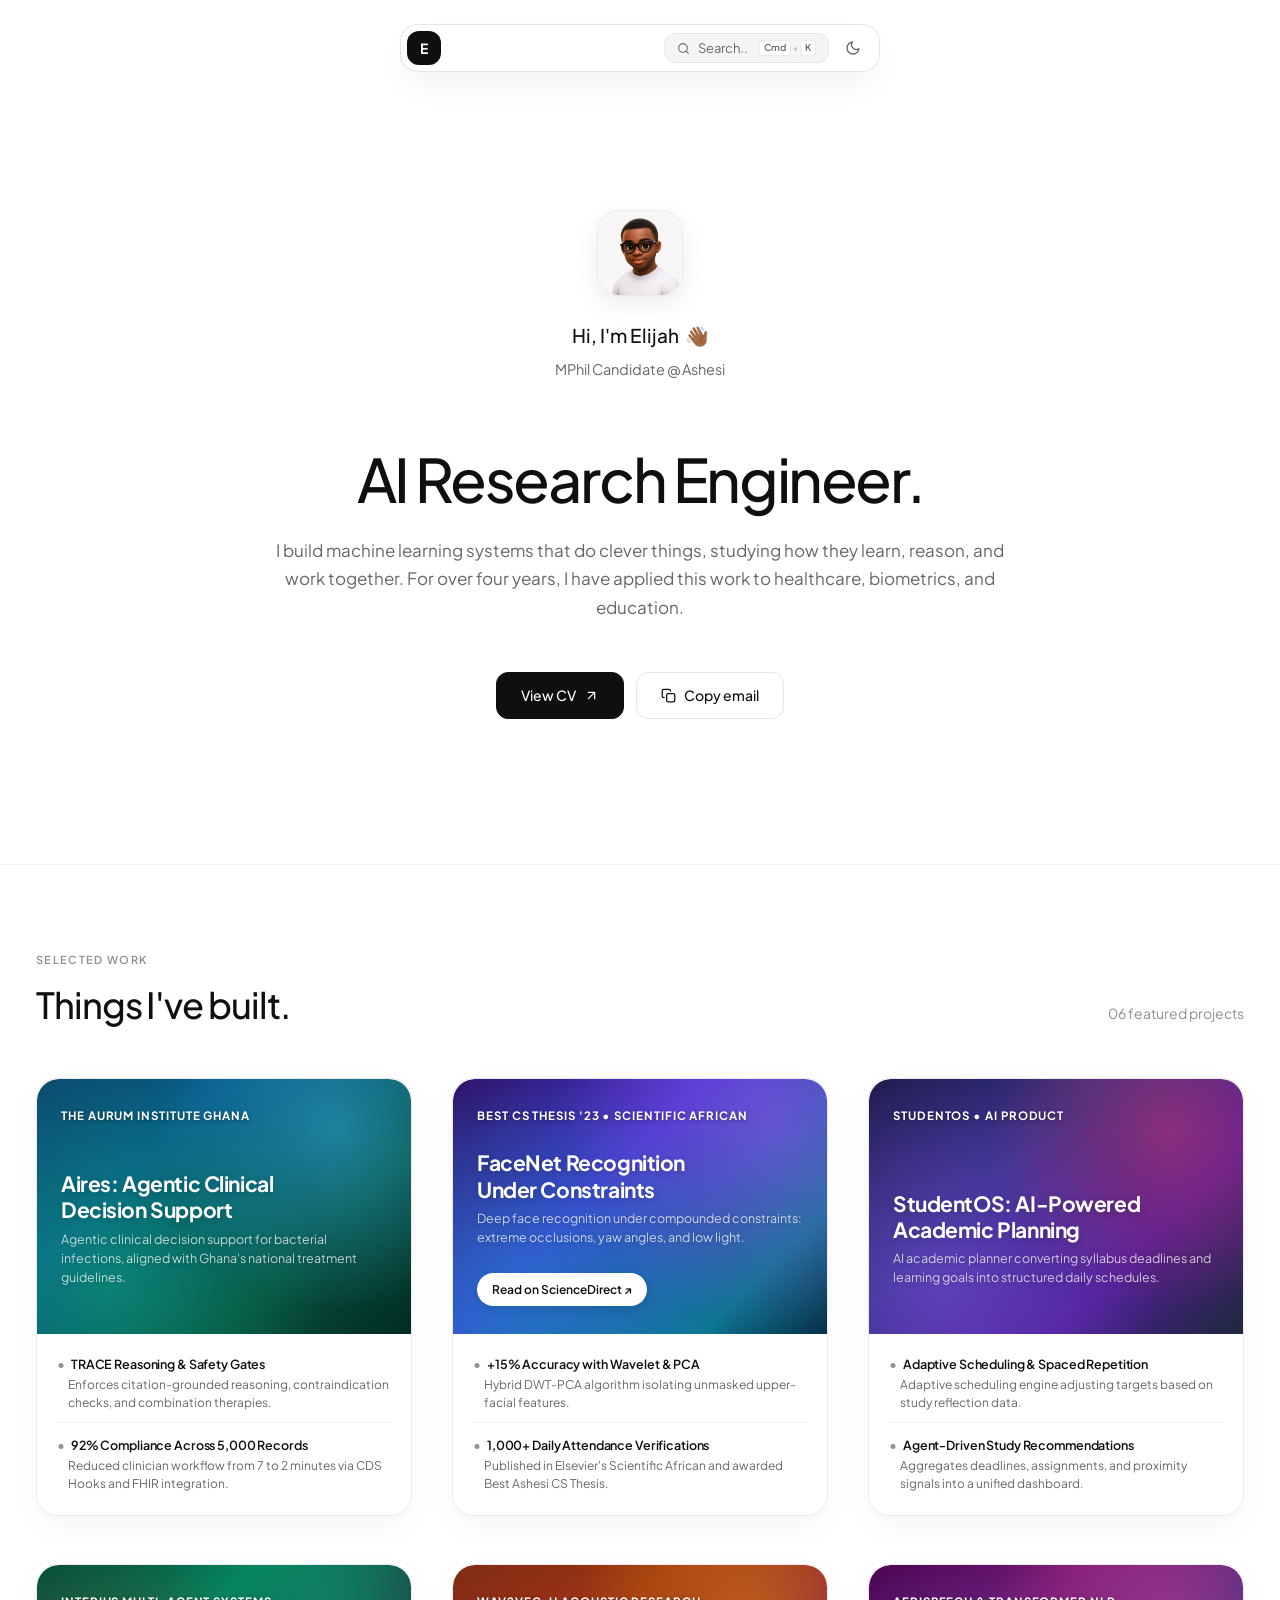
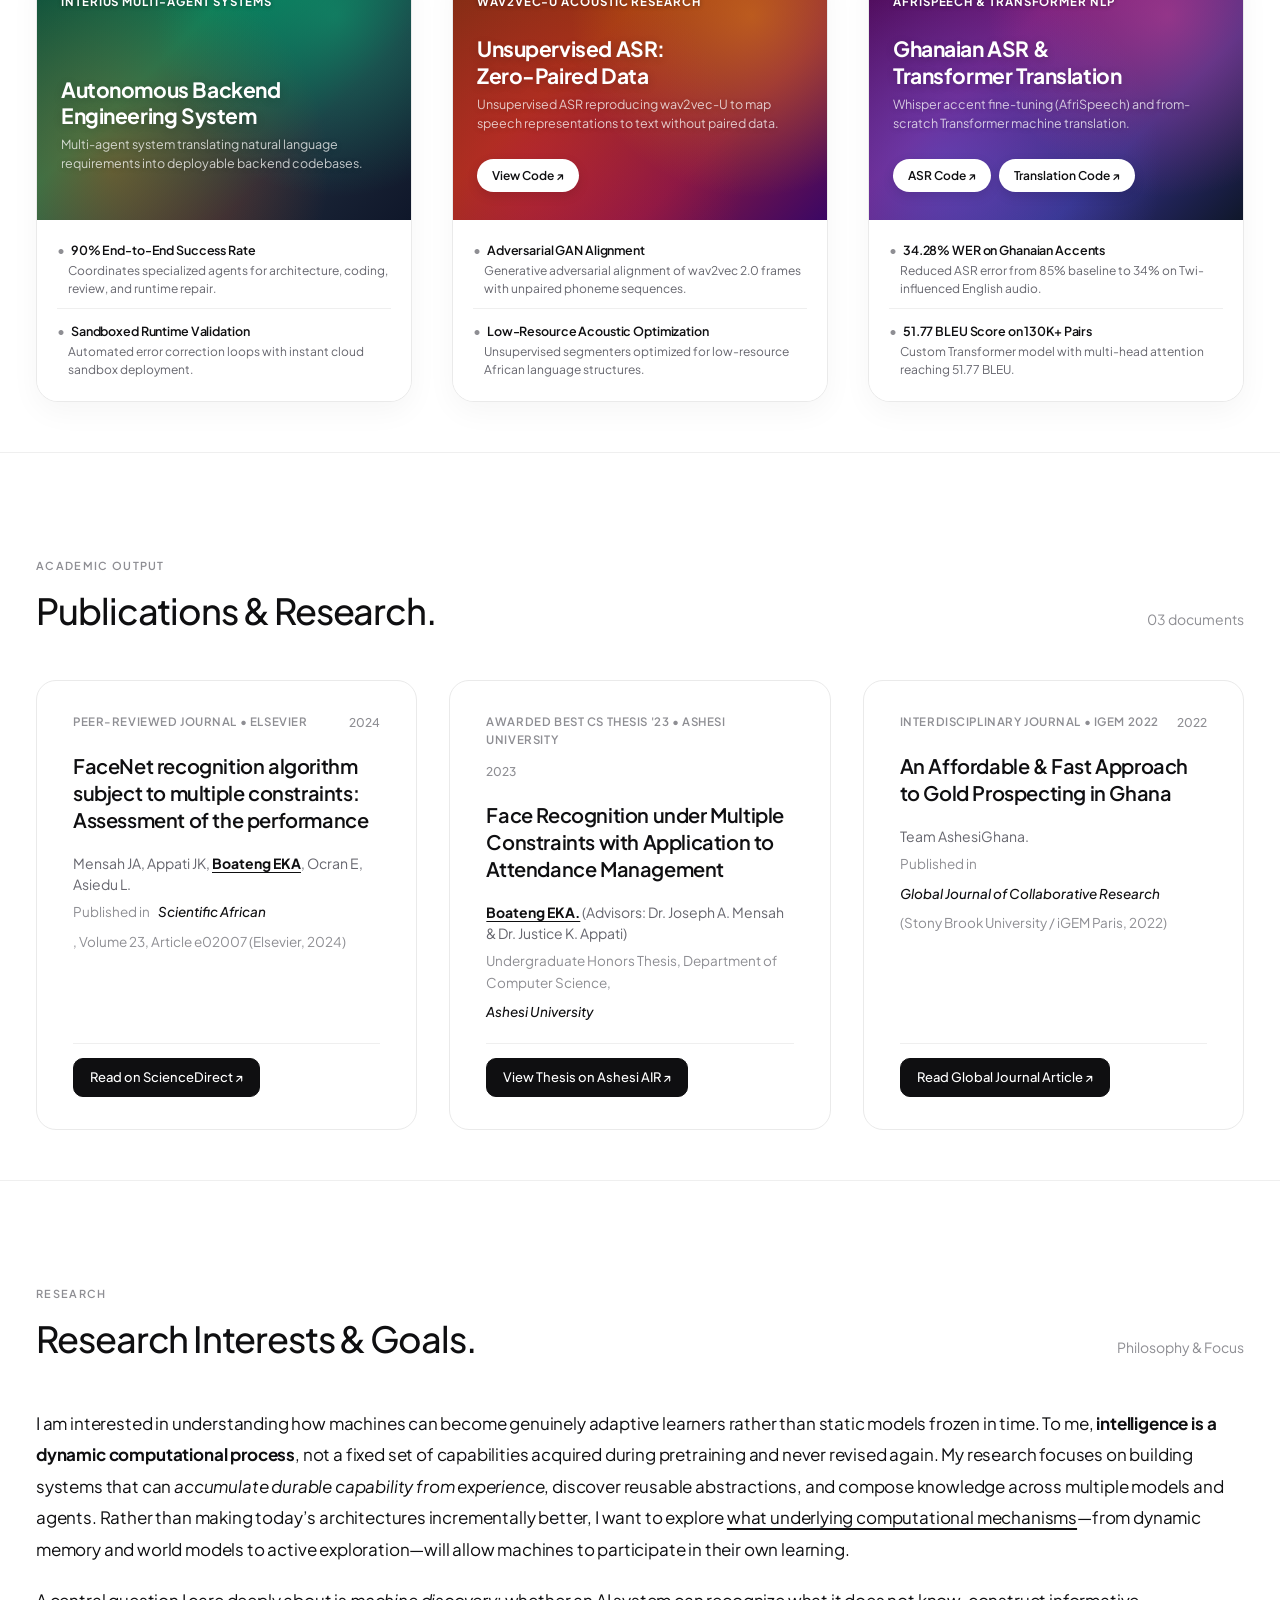
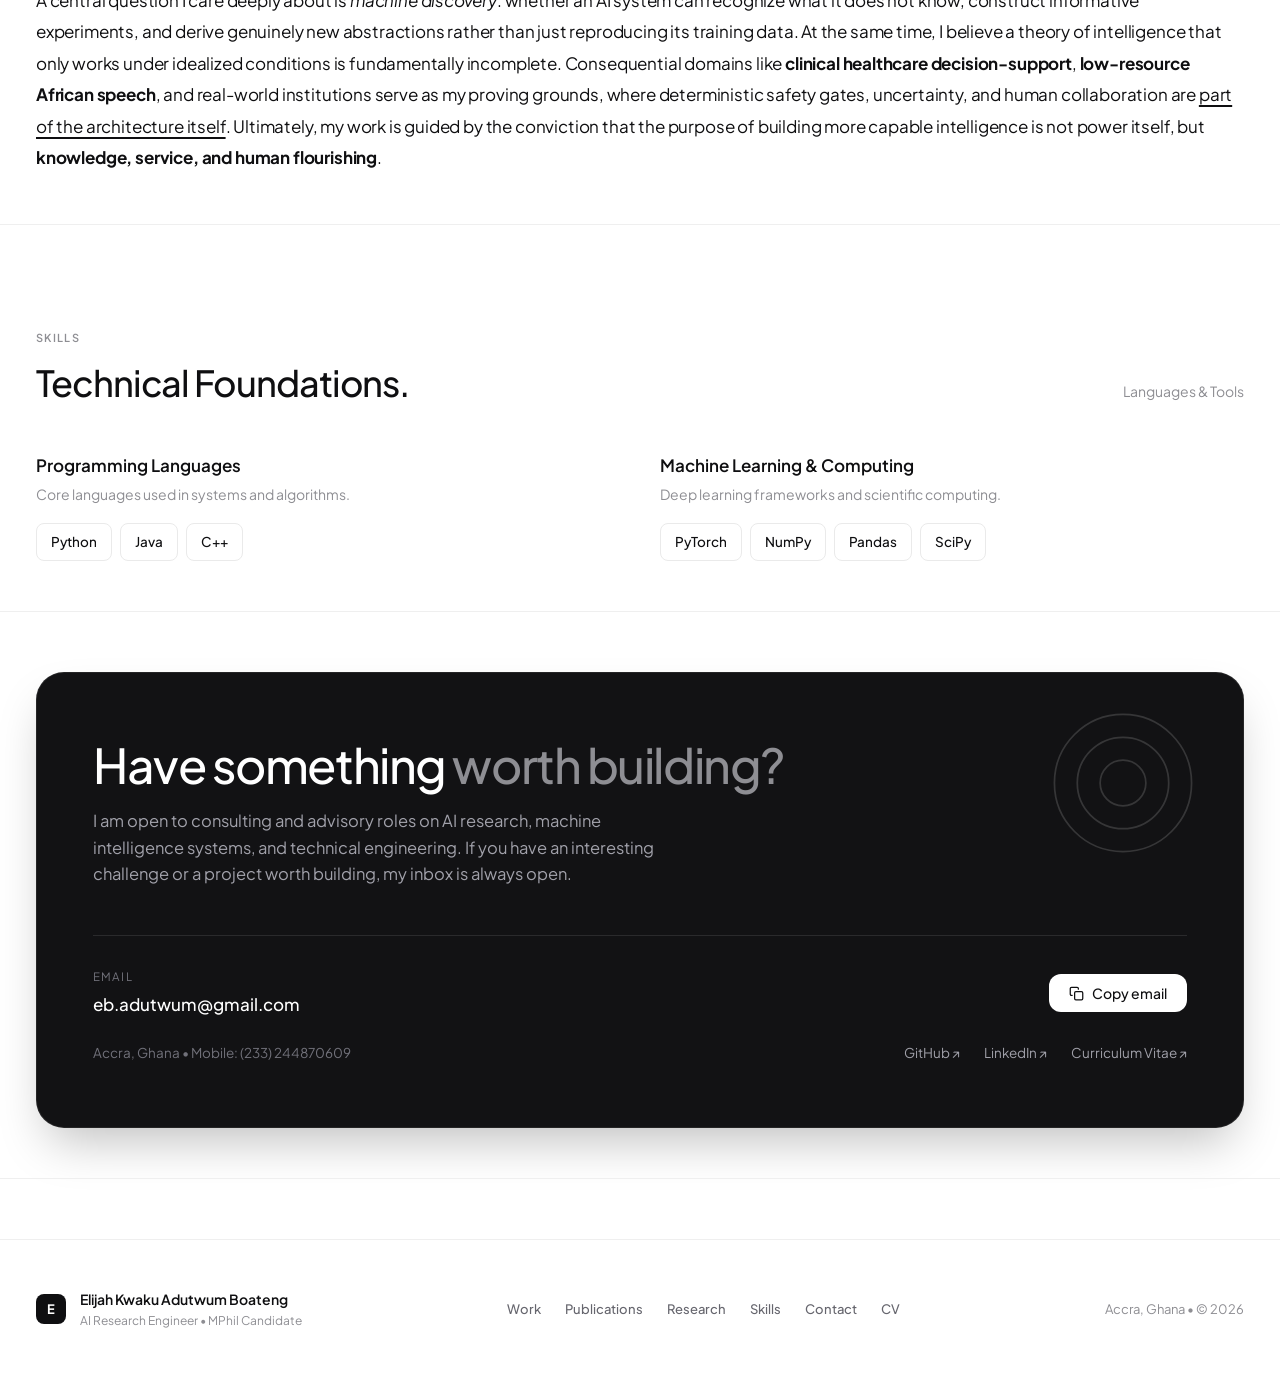
<file: index.html>
<!DOCTYPE html>
<html lang="en" data-theme="light">

<head>
  <meta charset="UTF-8">
  <meta name="viewport" content="width=device-width, initial-scale=1.0">
  <title>Elijah Boateng · AI Research Engineer</title>
  <meta name="description"
    content="AI research engineer researching the computational foundations of adaptive machine intelligence, multi-agent composition, continuous learning, and reliable healthcare systems.">
  <link rel="stylesheet" href="style.css">
  <link rel="icon" type="image/png" sizes="32x32" href="favicon-32x32.png">
  <link rel="icon" type="image/png" sizes="16x16" href="favicon.png">
  <link rel="apple-touch-icon" sizes="180x180" href="apple-touch-icon.png">
  <link rel="shortcut icon" href="favicon.ico">
</head>

<body>
  <a class="skip-link" href="#content">Skip to content</a>

  <!-- Floating Navigation Pill (Clean Logo, No Dropdown) -->
  <header class="nav-pill-wrapper">
    <div class="nav-pill">
      <a href="index.html" class="nav-logo" aria-label="Home">E</a>

      <div class="nav-pill-actions">
        <button class="nav-search-btn" id="open-palette-btn" aria-label="Search portfolio">
          <span class="nav-search-left">
            <svg xmlns="http://www.w3.org/2000/svg" viewBox="0 0 24 24" fill="none" stroke="currentColor"
              stroke-width="2" stroke-linecap="round" stroke-linejoin="round">
              <circle cx="11" cy="11" r="8"></circle>
              <line x1="21" y1="21" x2="16.65" y2="16.65"></line>
            </svg>
            <span>Search..</span>
          </span>
          <span class="kbd-wrap">
            <kbd class="key-cap">Cmd</kbd>
            <span class="key-plus">+</span>
            <kbd class="key-cap">K</kbd>
          </span>
        </button>
        <button class="nav-theme-btn" id="theme-toggle-btn" aria-label="Toggle theme">
          <svg id="theme-icon-moon" xmlns="http://www.w3.org/2000/svg" viewBox="0 0 24 24" fill="none"
            stroke="currentColor" stroke-width="2" stroke-linecap="round" stroke-linejoin="round">
            <path d="M21 12.79A9 9 0 1 1 11.21 3 7 7 0 0 0 21 12.79z"></path>
          </svg>
          <svg id="theme-icon-sun" style="display: none;" xmlns="http://www.w3.org/2000/svg" viewBox="0 0 24 24"
            fill="none" stroke="currentColor" stroke-width="2" stroke-linecap="round" stroke-linejoin="round">
            <circle cx="12" cy="12" r="5"></circle>
            <line x1="12" y1="1" x2="12" y2="3"></line>
            <line x1="12" y1="21" x2="12" y2="23"></line>
            <line x1="4.22" y1="4.22" x2="5.64" y2="5.64"></line>
            <line x1="18.36" y1="18.36" x2="19.78" y2="19.78"></line>
            <line x1="1" y1="12" x2="3" y2="12"></line>
            <line x1="21" y1="12" x2="23" y2="12"></line>
            <line x1="4.22" y1="19.78" x2="5.64" y2="18.36"></line>
            <line x1="18.36" y1="5.64" x2="19.78" y2="4.22"></line>
          </svg>
        </button>
      </div>
    </div>
  </header>

  <main class="container" id="content">
    <!-- Hero Section -->
    <section class="hero">
      <div class="hero-avatar-wrap">
        <img src="elijah.png" alt="Elijah Boateng portrait" class="hero-avatar">
      </div>

      <div class="hero-greeting">
        Hi, I'm Elijah <span>👋🏾</span>
      </div>

      <div class="hero-status">
        MPhil Candidate @ Ashesi
      </div>

      <h1 class="hero-title">AI Research Engineer.</h1>

      <p class="hero-desc">
        I build machine learning systems that do clever things, studying how they learn, reason, and work together.
        For over four years, I have applied this work to healthcare, biometrics, and education.
      </p>
      <div class="button-group">
        <a href="cv.html" class="btn btn-primary">
          <span>View CV</span>
          <svg xmlns="http://www.w3.org/2000/svg" viewBox="0 0 24 24" fill="none" stroke="currentColor" stroke-width="2"
            stroke-linecap="round" stroke-linejoin="round">
            <line x1="7" y1="17" x2="17" y2="7"></line>
            <polyline points="7 7 17 7 17 17"></polyline>
          </svg>
        </a>
        <button class="btn btn-secondary copy-email-trigger">
          <svg xmlns="http://www.w3.org/2000/svg" viewBox="0 0 24 24" fill="none" stroke="currentColor" stroke-width="2"
            stroke-linecap="round" stroke-linejoin="round">
            <rect x="9" y="9" width="13" height="13" rx="2" ry="2"></rect>
            <path d="M5 15H4a2 2 0 0 1-2-2V4a2 2 0 0 1 2-2h9a2 2 0 0 1 2 2v1"></path>
          </svg>
          <span>Copy email</span>
        </button>
      </div>
    </section>

    <!-- Full Width Divider -->
    <hr class="full-divider">

    <!-- Selected Work Section -->
    <section class="section" id="work" style="padding-top: 86px;">
      <div class="section-header" style="border-top: none; padding-top: 0; margin-bottom: 44px;">
        <div class="section-tagline">Selected Work</div>
        <div class="section-title-row">
          <h2 class="section-title">Things I've built.</h2>
          <div class="section-meta">06 featured projects</div>
        </div>
      </div>

      <!-- Tessel-Style Project Cards in Threes -->
      <div class="tessel-grid-3">

        <!-- Card 1: Aires Clinical Decision Support (Aurum Institute Ghana) -->
        <div class="tessel-card">
          <div class="tessel-banner banner-medical">
            <div class="tessel-banner-top">
              <div class="tessel-brand">The Aurum Institute Ghana</div>
            </div>

            <div class="tessel-banner-mid">
              <h3 class="tessel-headline">Aires: Agentic Clinical<br>Decision Support</h3>
              <p class="tessel-subtext">
                Agentic clinical decision support for bacterial infections, aligned with Ghana's national treatment guidelines.
              </p>
            </div>
          </div>

          <div class="tessel-contributions">
            <div class="contrib-item">
              <div class="contrib-title">TRACE Reasoning & Safety Gates</div>
              <div class="contrib-desc">Enforces citation-grounded reasoning, contraindication checks, and combination therapies.</div>
            </div>

            <div class="contrib-item">
              <div class="contrib-title">92% Compliance Across 5,000 Records</div>
              <div class="contrib-desc">Reduced clinician workflow from 7 to 2 minutes via CDS Hooks and FHIR integration.</div>
            </div>
          </div>
        </div>

        <!-- Card 2: FaceNet Under Multiple Constraints (Scientific African & Best CS Thesis) -->
        <div class="tessel-card">
          <div class="tessel-banner banner-vision">
            <div class="tessel-banner-top">
              <div class="tessel-brand">Best CS Thesis '23 • Scientific African</div>
            </div>

            <div class="tessel-banner-mid">
              <h3 class="tessel-headline">FaceNet Recognition<br>Under Constraints</h3>
              <p class="tessel-subtext">
                Deep face recognition under compounded constraints: extreme occlusions, yaw angles, and low light.
              </p>
            </div>

            <div class="tessel-banner-bottom">
              <a href="https://www.sciencedirect.com/science/article/pii/S2468227623004611" target="_blank"
                rel="noopener noreferrer" class="tessel-action-btn">
                <span>Read on ScienceDirect ↗</span>
              </a>
            </div>
          </div>

          <div class="tessel-contributions">
            <div class="contrib-item">
              <div class="contrib-title">+15% Accuracy with Wavelet & PCA</div>
              <div class="contrib-desc">Hybrid DWT-PCA algorithm isolating unmasked upper-facial features.</div>
            </div>

            <div class="contrib-item">
              <div class="contrib-title">1,000+ Daily Attendance Verifications</div>
              <div class="contrib-desc">Published in Elsevier's Scientific African and awarded Best Ashesi CS Thesis.</div>
            </div>
          </div>
        </div>

        <!-- Card 3: StudentOS Academic Planning System -->
        <div class="tessel-card">
          <div class="tessel-banner banner-studentos">
            <div class="tessel-banner-top">
              <div class="tessel-brand">StudentOS • AI Product</div>
            </div>

            <div class="tessel-banner-mid">
              <h3 class="tessel-headline">StudentOS: AI-Powered<br>Academic Planning</h3>
              <p class="tessel-subtext">
                AI academic planner converting syllabus deadlines and learning goals into structured daily schedules.
              </p>
            </div>
          </div>

          <div class="tessel-contributions">
            <div class="contrib-item">
              <div class="contrib-title">Adaptive Scheduling & Spaced Repetition</div>
              <div class="contrib-desc">Adaptive scheduling engine adjusting targets based on study reflection data.</div>
            </div>

            <div class="contrib-item">
              <div class="contrib-title">Agent-Driven Study Recommendations</div>
              <div class="contrib-desc">Aggregates deadlines, assignments, and proximity signals into a unified dashboard.</div>
            </div>
          </div>
        </div>

        <!-- Card 4: Interius Autonomous Backend System -->
        <div class="tessel-card">
          <div class="tessel-banner banner-security">
            <div class="tessel-banner-top">
              <div class="tessel-brand">Interius Multi-Agent Systems</div>
            </div>

            <div class="tessel-banner-mid">
              <h3 class="tessel-headline">Autonomous Backend<br>Engineering System</h3>
              <p class="tessel-subtext">
                Multi-agent system translating natural language requirements into deployable backend codebases.
              </p>
            </div>
          </div>

          <div class="tessel-contributions">
            <div class="contrib-item">
              <div class="contrib-title">90% End-to-End Success Rate</div>
              <div class="contrib-desc">Coordinates specialized agents for architecture, coding, review, and runtime repair.</div>
            </div>

            <div class="contrib-item">
              <div class="contrib-title">Sandboxed Runtime Validation</div>
              <div class="contrib-desc">Automated error correction loops with instant cloud sandbox deployment.</div>
            </div>
          </div>
        </div>

        <!-- Card 5: Unsupervised Speech Recognition (wav2vec-U) -->
        <div class="tessel-card">
          <div class="tessel-banner banner-speech">
            <div class="tessel-banner-top">
              <div class="tessel-brand">wav2vec-U Acoustic Research</div>
            </div>

            <div class="tessel-banner-mid">
              <h3 class="tessel-headline">Unsupervised ASR:<br>Zero-Paired Data</h3>
              <p class="tessel-subtext">
                Unsupervised ASR reproducing wav2vec-U to map speech representations to text without paired data.
              </p>
            </div>

            <div class="tessel-banner-bottom">
              <a href="https://github.com/eb-adutwum/wav2vec_unsupervised/tree/prosit3-me" target="_blank"
                rel="noopener noreferrer" class="tessel-action-btn">
                <span>View Code ↗</span>
              </a>
            </div>
          </div>

          <div class="tessel-contributions">
            <div class="contrib-item">
              <div class="contrib-title">Adversarial GAN Alignment</div>
              <div class="contrib-desc">Generative adversarial alignment of wav2vec 2.0 frames with unpaired phoneme sequences.</div>
            </div>

            <div class="contrib-item">
              <div class="contrib-title">Low-Resource Acoustic Optimization</div>
              <div class="contrib-desc">Unsupervised segmenters optimized for low-resource African language structures.</div>
            </div>
          </div>
        </div>

        <!-- Card 6: Ghanaian Speech ASR & Transformer Translation -->
        <div class="tessel-card">
          <div class="tessel-banner banner-affective">
            <div class="tessel-banner-top">
              <div class="tessel-brand">AfriSpeech & Transformer NLP</div>
            </div>

            <div class="tessel-banner-mid">
              <h3 class="tessel-headline">Ghanaian ASR &<br>Transformer Translation</h3>
              <p class="tessel-subtext">
                Whisper accent fine-tuning (AfriSpeech) and from-scratch Transformer machine translation.
              </p>
            </div>

            <div class="tessel-banner-bottom" style="display: flex; gap: 8px; flex-wrap: wrap;">
              <a href="https://github.com/eb-adutwum/deep-learning-asr-pr-3/blob/main/AfriSpeech_Transformer_ASR.ipynb"
                target="_blank" rel="noopener noreferrer" class="tessel-action-btn">
                <span>ASR Code ↗</span>
              </a>
              <a href="http://github.com/eb-adutwum/deep-learning-asr-pr-3/blob/main/Machine_Translation_Transformer.ipynb"
                target="_blank" rel="noopener noreferrer" class="tessel-action-btn">
                <span>Translation Code ↗</span>
              </a>
            </div>
          </div>

          <div class="tessel-contributions">
            <div class="contrib-item">
              <div class="contrib-title">34.28% WER on Ghanaian Accents</div>
              <div class="contrib-desc">Reduced ASR error from 85% baseline to 34% on Twi-influenced English audio.</div>
            </div>

            <div class="contrib-item">
              <div class="contrib-title">51.77 BLEU Score on 130K+ Pairs</div>
              <div class="contrib-desc">Custom Transformer model with multi-head attention reaching 51.77 BLEU.</div>
            </div>
          </div>
        </div>

      </div>
    </section>

    <!-- Full Width Divider -->
    <hr class="full-divider">

    <!-- Publications & Research Section (Clean Text Only, No Circles/Icons) -->
    <section class="section" id="publications">
      <div class="section-header" style="border-top: none; padding-top: 24px;">
        <div class="section-tagline">Academic Output</div>
        <div class="section-title-row">
          <h2 class="section-title">Publications & Research.</h2>
          <div class="section-meta">03 documents</div>
        </div>
      </div>

      <div class="pub-list">
        <!-- Publication 1: Scientific African (Elsevier Journal) -->
        <article class="pub-card" id="pub-sciaf">
          <div class="pub-top-row">
            <div class="pub-badge-group">
              <span class="pub-badge">Peer-Reviewed Journal • Elsevier</span>
            </div>
            <span class="pub-year-badge">2024</span>
          </div>

          <h3 class="pub-title" style="font-size: 20px;">
            FaceNet recognition algorithm subject to multiple constraints: Assessment of the performance
          </h3>

          <div class="pub-authors-venue">
            <div class="pub-authors">
              Mensah JA, Appati JK, <strong class="pub-author-me">Boateng EKA</strong>, Ocran E, Asiedu L.
            </div>
            <div class="pub-venue">
              Published in <span class="pub-venue-name">Scientific African</span>, Volume 23, Article e02007 (Elsevier,
              2024)
            </div>
          </div>



          <div class="pub-actions-row">
            <div class="pub-links-group">
              <a href="https://www.sciencedirect.com/science/article/pii/S2468227623004611" target="_blank"
                rel="noopener noreferrer" class="pub-action-btn primary">
                <span>Read on ScienceDirect ↗</span>
              </a>
            </div>
          </div>
        </article>

        <!-- Publication 2: Honors Thesis (Awarded Best Thesis) -->
        <article class="pub-card" id="pub-thesis">
          <div class="pub-top-row">
            <div class="pub-badge-group">
              <span class="pub-badge">Awarded Best CS Thesis '23 • Ashesi University</span>
            </div>
            <span class="pub-year-badge">2023</span>
          </div>

          <h3 class="pub-title" style="font-size: 20px;">
            Face Recognition under Multiple Constraints with Application to Attendance Management
          </h3>

          <div class="pub-authors-venue">
            <div class="pub-authors">
              <strong class="pub-author-me">Boateng EKA.</strong> (Advisors: Dr. Joseph A. Mensah & Dr. Justice K.
              Appati)
            </div>
            <div class="pub-venue">
              Undergraduate Honors Thesis, Department of Computer Science, <span class="pub-venue-name">Ashesi
                University</span>
            </div>
          </div>



          <div class="pub-actions-row">
            <div class="pub-links-group">
              <a href="https://hdl.handle.net/20.500.11988/1029" target="_blank" rel="noopener noreferrer"
                class="pub-action-btn primary">
                <span>View Thesis on Ashesi AIR ↗</span>
              </a>
            </div>
          </div>
        </article>

        <!-- Publication 3: iGEM 2022 Biosensor Journal Paper -->
        <article class="pub-card" id="pub-igem">
          <div class="pub-top-row">
            <div class="pub-badge-group">
              <span class="pub-badge">Interdisciplinary Journal • iGEM 2022</span>
            </div>
            <span class="pub-year-badge">2022</span>
          </div>

          <h3 class="pub-title" style="font-size: 20px;">
            An Affordable & Fast Approach to Gold Prospecting in Ghana
          </h3>

          <div class="pub-authors-venue">
            <div class="pub-authors">
              Team AshesiGhana.
            </div>
            <div class="pub-venue">
              Published in <span class="pub-venue-name">Global Journal of Collaborative Research</span> (Stony Brook
              University / iGEM Paris, 2022)
            </div>
          </div>



          <div class="pub-actions-row">
            <div class="pub-links-group">
              <a href="https://2022.igem.wiki/stony-brook/collaborations/global-journal" target="_blank"
                rel="noopener noreferrer" class="pub-action-btn primary">
                <span>Read Global Journal Article ↗</span>
              </a>
            </div>
          </div>
        </article>
      </div>
    </section>

    <!-- Full Width Divider -->
    <hr class="full-divider">

    <!-- Research Interests & Goals Section -->
    <section class="section" id="research">
      <div class="section-header" style="border-top: none; padding-top: 24px;">
        <div class="section-tagline">Research</div>
        <div class="section-title-row">
          <h2 class="section-title">Research Interests & Goals.</h2>
          <div class="section-meta">Philosophy & Focus</div>
        </div>
      </div>

      <div class="research-statement">
        <p class="research-text">
          I am interested in understanding how machines can become genuinely adaptive learners rather than static models
          frozen in time. To me, <strong>intelligence is a dynamic computational process</strong>, not a fixed set of
          capabilities acquired during pretraining and never revised again. My research focuses on building systems that
          can <em>accumulate durable capability from experience</em>, discover reusable abstractions, and compose
          knowledge across multiple models and agents. Rather than making today’s architectures incrementally better, I
          want to explore <u>what underlying computational mechanisms</u>—from dynamic memory and world models to active
          exploration—will allow machines to participate in their own learning.
        </p>
        <p class="research-text">
          A central question I care deeply about is <em>machine discovery</em>: whether an AI system can recognize what
          it does not know, construct informative experiments, and derive genuinely new abstractions rather than just
          reproducing its training data. At the same time, I believe a theory of intelligence that only works under
          idealized conditions is fundamentally incomplete. Consequential domains like <strong>clinical healthcare
            decision-support</strong>, <strong>low-resource African speech</strong>, and real-world institutions serve
          as my proving grounds, where deterministic safety gates, uncertainty, and human collaboration are <u>part of
            the architecture itself</u>. Ultimately, my work is guided by the conviction that the purpose of building
          more capable intelligence is not power itself, but <strong>knowledge, service, and human flourishing</strong>.
        </p>
      </div>
    </section>

    <!-- Full Width Divider -->
    <hr class="full-divider">

    <!-- Technical Foundations / Skills Section -->
    <section class="section" id="skills">
      <div class="section-header" style="border-top: none; padding-top: 24px;">
        <div class="section-tagline">Skills</div>
        <div class="section-title-row">
          <h2 class="section-title">Technical Foundations.</h2>
          <div class="section-meta">Languages & Tools</div>
        </div>
      </div>

      <div class="skills-columns">
        <div>
          <div class="skill-col-title">Programming Languages</div>
          <div class="skill-col-desc">Core languages used in systems and algorithms.</div>
          <div class="skill-tags">
            <span class="skill-tag">Python</span>
            <span class="skill-tag">Java</span>
            <span class="skill-tag">C++</span>
          </div>
        </div>

        <div>
          <div class="skill-col-title">Machine Learning & Computing</div>
          <div class="skill-col-desc">Deep learning frameworks and scientific computing.</div>
          <div class="skill-tags">
            <span class="skill-tag">PyTorch</span>
            <span class="skill-tag">NumPy</span>
            <span class="skill-tag">Pandas</span>
            <span class="skill-tag">SciPy</span>
          </div>
        </div>
      </div>
    </section>

    <!-- Full Width Divider -->
    <hr class="full-divider">

    <!-- Contact Card Section -->
    <section class="section" id="contact" style="padding-top: 20px; padding-bottom: 20px;">
      <div class="contact-card">
        <svg class="concentric-rings" viewBox="0 0 140 140">
          <circle cx="70" cy="70" r="20" />
          <circle cx="70" cy="70" r="40" />
          <circle cx="70" cy="70" r="60" />
        </svg>

        <h2 class="contact-card-title">
          Have something <span>worth building?</span>
        </h2>

        <p class="contact-card-desc">
          I am open to consulting and advisory roles on AI research, machine intelligence systems, and technical engineering. If you have an interesting challenge or a project worth building, my inbox is always open.
        </p>

        <div class="contact-action-row">
          <div>
            <div class="contact-email-label">Email</div>
            <div class="contact-email-val">eb.adutwum@gmail.com</div>
          </div>
          <button class="btn-contact-copy copy-email-trigger">
            <svg xmlns="http://www.w3.org/2000/svg" width="16" height="16" viewBox="0 0 24 24" fill="none"
              stroke="currentColor" stroke-width="2" stroke-linecap="round" stroke-linejoin="round">
              <rect x="9" y="9" width="13" height="13" rx="2" ry="2"></rect>
              <path d="M5 15H4a2 2 0 0 1-2-2V4a2 2 0 0 1 2-2h9a2 2 0 0 1 2 2v1"></path>
            </svg>
            <span>Copy email</span>
          </button>
        </div>

        <div class="contact-sub-footer">
          <div>Accra, Ghana • Mobile: (233) 244870609</div>
          <div class="contact-social-links">
            <a href="https://github.com/eb-adutwum" target="_blank" rel="noopener noreferrer">GitHub ↗</a>
            <a href="https://linkedin.com" target="_blank" rel="noopener noreferrer">LinkedIn ↗</a>
            <a href="cv.html">Curriculum Vitae ↗</a>
          </div>
        </div>
      </div>
    </section>
  </main>

  <!-- Full Width Divider -->
  <hr class="full-divider">

  <!-- Footer -->
  <footer>
    <div class="container">
      <div class="footer-inner">
        <div class="footer-brand">
          <div class="footer-logo">E</div>
          <div>
            <div class="footer-name">Elijah Kwaku Adutwum Boateng</div>
            <div class="footer-role">AI Research Engineer • MPhil Candidate</div>
          </div>
        </div>

        <nav class="footer-nav">
          <a href="#work">Work</a>
          <a href="#publications">Publications</a>
          <a href="#research">Research</a>
          <a href="#skills">Skills</a>
          <a href="#contact">Contact</a>
          <a href="cv.html">CV</a>
        </nav>

        <div class="footer-copy">
          Accra, Ghana • &copy; 2026
        </div>
      </div>
    </div>
  </footer>

  <!-- Command Palette / Search Modal -->
  <div class="modal-overlay" id="palette-modal" aria-hidden="true">
    <div class="palette-modal">
      <div class="palette-search-row">
        <svg xmlns="http://www.w3.org/2000/svg" viewBox="0 0 24 24" fill="none" stroke="currentColor" stroke-width="2"
          stroke-linecap="round" stroke-linejoin="round">
          <circle cx="11" cy="11" r="8"></circle>
          <line x1="21" y1="21" x2="16.65" y2="16.65"></line>
        </svg>
        <input type="text" class="palette-input" id="palette-search-input"
          placeholder="Search projects, research, philosophy, skills..." autocomplete="off">
        <button class="palette-close-btn" id="close-palette-btn" aria-label="Close search">✕</button>
      </div>

      <div class="palette-list" id="palette-items-list">
        <!-- Rendered dynamically by full-text search index -->
      </div>

      <div class="palette-footer">
        <span>Press <kbd
            style="font-family:inherit;background:var(--card-bg);padding:2px 4px;border:1px solid var(--card-border);border-radius:4px;">ESC</kbd>
          to close</span>
        <span class="kbd-wrap">
          <kbd class="key-cap">Cmd</kbd>
          <span class="key-plus">+</span>
          <kbd class="key-cap">K</kbd>
        </span>
      </div>
    </div>
  </div>

  <!-- Interactive JavaScript -->
  <script>
    // Theme Management
    const themeToggleBtn = document.getElementById('theme-toggle-btn');
    const moonIcon = document.getElementById('theme-icon-moon');
    const sunIcon = document.getElementById('theme-icon-sun');
    const htmlElement = document.documentElement;

    function applyTheme(theme) {
      htmlElement.setAttribute('data-theme', theme);
      localStorage.setItem('theme', theme);
      if (theme === 'dark') {
        moonIcon.style.display = 'none';
        sunIcon.style.display = 'block';
      } else {
        moonIcon.style.display = 'block';
        sunIcon.style.display = 'none';
      }
    }

    const savedTheme = localStorage.getItem('theme') || (window.matchMedia('(prefers-color-scheme: dark)').matches ? 'dark' : 'light');
    applyTheme(savedTheme);

    themeToggleBtn.addEventListener('click', () => {
      const current = htmlElement.getAttribute('data-theme');
      applyTheme(current === 'dark' ? 'light' : 'dark');
    });

    // Copy Email Triggers
    document.querySelectorAll('.copy-email-trigger').forEach(btn => {
      btn.addEventListener('click', (e) => {
        e.preventDefault();
        const email = 'eb.adutwum@gmail.com';
        navigator.clipboard.writeText(email).then(() => {
          const originalHTML = btn.innerHTML;
          btn.innerHTML = `
            <svg xmlns="http://www.w3.org/2000/svg" width="15" height="15" viewBox="0 0 24 24" fill="none" stroke="currentColor" stroke-width="2.5" stroke-linecap="round" stroke-linejoin="round">
              <polyline points="20 6 9 17 4 12"></polyline>
            </svg>
            <span>Copied!</span>
          `;
          btn.classList.add('btn-copied');
          showToast('Email copied to clipboard!');

          setTimeout(() => {
            btn.innerHTML = originalHTML;
            btn.classList.remove('btn-copied');
          }, 2200);
        }).catch(err => {
          console.error('Failed to copy text: ', err);
        });
      });
    });

    function showToast(message) {
      const existingToast = document.querySelector('.toast');
      if (existingToast) existingToast.remove();

      const toast = document.createElement('div');
      toast.className = 'toast';
      toast.textContent = message;
      document.body.appendChild(toast);

      toast.offsetHeight; // force reflow
      toast.classList.add('show');

      setTimeout(() => {
        toast.classList.remove('show');
        setTimeout(() => toast.remove(), 300);
      }, 2200);
    }

    // =========================================================================
    // DYNAMIC FULL-TEXT SEARCH ENGINE
    // =========================================================================
    const searchDatabase = [
      { title: "Selected Work", desc: "Aires Clinical CDS, FaceNet biometrics, StudentOS, Interius multi-agent, wav2vec-U, Whisper", tag: "SECTION", target: "#work" },
      { title: "Publications & Research", desc: "Scientific African (Elsevier 2024), Ashesi Honors Thesis, iGEM Bio-Prospecting Journal Paper", tag: "SECTION", target: "#publications" },
      { title: "Research Philosophy & Program", desc: "Computational Foundations of Adaptive Intelligence, continual learning, compositionality, discovery", tag: "SECTION", target: "#research" },
      { title: "Technical Skills", desc: "Python, PyTorch, Java, C++, SQL, FastAPI, Docker, RAG, Whisper, OpenCV, Git, Linux", tag: "SECTION", target: "#skills" },
      { title: "Contact & Collaboration", desc: "Email eb.adutwum@gmail.com, GitHub github.com/eb-adutwum, LinkedIn, Accra, Ghana", tag: "SECTION", target: "#contact" },
      { title: "Curriculum Vitae", desc: "Complete academic and engineering CV document with PDF download", tag: "PAGE", url: "cv.html" },

      // Research Theses
      { title: "Cumulative Experience & Continual Learning", desc: "Intelligence should increase through experience beyond static pretraining into durable post-deployment capability", tag: "THESIS", target: "#research" },
      { title: "Composable Abstractions & Collective Intelligence", desc: "Recombining learned structure across models, agents, tools, and humans into composite systems", tag: "THESIS", target: "#research" },
      { title: "Self-Directed Learning & Machine Discovery", desc: "The pre-discovery threshold: identifying uncertainty, constructing experiments, deriving new abstractions", tag: "THESIS", target: "#research" },
      { title: "Grounded Reality & Safety as Architecture", desc: "Deterministic safety gates, clinical healthcare CDS, low-resource African speech, provenance", tag: "THESIS", target: "#research" },

      // Publications
      { title: "FaceNet Assessment of Performance (Elsevier)", desc: "Scientific African — Empirical evaluation under mask occlusion, yaw angles, illumination shifts, Triplet loss", tag: "PAPER", selector: "#pub-sciaf" },
      { title: "Face Recognition Attendance Management Thesis", desc: "Best CS Thesis '23 — Constraint-tolerant biometric verification system for institutional tracking", tag: "THESIS", selector: "#pub-thesis" },
      { title: "Gold Prospecting Biosensor Article (iGEM)", desc: "Global Journal / Stony Brook — Multi-functional bacterial biosensor for pathfinder mineral detection", tag: "PAPER", selector: "#pub-igem" },

      // Real Projects
      { title: "Aires: Agentic Clinical Decision Support", desc: "The Aurum Institute Ghana — TRACE reasoning, CDS Hooks, SMART on FHIR, Ghana STGs/EML across 5,000 records", tag: "PROJECT", selector: ".banner-medical" },
      { title: "FaceNet Recognition Under Multiple Constraints", desc: "Best CS Thesis '23 • Scientific African — DWT-PCA wavelet algorithms, occlusion loss, 15% accuracy gain", tag: "PROJECT", selector: ".banner-vision" },
      { title: "StudentOS: AI-Powered Academic Planning", desc: "Intelligent companion transforming deadlines, constraints, and reflections into actionable daily study plans", tag: "PROJECT", selector: ".banner-studentos" },
      { title: "Interius: Autonomous Backend Engineering System", desc: "Multi-agent staged generation converting natural language specs into multi-file backend apps with auto-repair", tag: "PROJECT", selector: ".banner-security" },
      { title: "Unsupervised Speech Recognition (wav2vec-U)", desc: "From-scratch reproduction of adversarial wav2vec-U architecture mapping speech to text with zero paired data", tag: "PROJECT", selector: ".banner-speech" },
      { title: "Ghanaian Speech ASR & Transformer Translation", desc: "Whisper fine-tuning on AfriSpeech Ghanaian accents (34.28% WER) + from-scratch Transformer (51.77 BLEU)", tag: "PROJECT", selector: ".banner-affective" }
    ];

    const paletteModal = document.getElementById('palette-modal');
    const openPaletteBtn = document.getElementById('open-palette-btn');
    const closePaletteBtn = document.getElementById('close-palette-btn');
    const paletteSearchInput = document.getElementById('palette-search-input');
    const paletteList = document.getElementById('palette-items-list');

    function renderSearchResults(query) {
      paletteList.innerHTML = '';
      const clean = query.toLowerCase().trim();

      const matches = clean === ''
        ? searchDatabase.slice(0, 6)
        : searchDatabase.filter(item => {
          return item.title.toLowerCase().includes(clean) || item.desc.toLowerCase().includes(clean) || item.tag.toLowerCase().includes(clean);
        });

      if (matches.length === 0) {
        paletteList.innerHTML = `
          <div style="padding: 24px; text-align: center; color: var(--text-muted); font-size: 13.5px;">
            No results found for "<strong style="color:var(--text-primary);">${escapeHTML(query)}</strong>". Try searching for Philosophy, Continual, Discovery, PyTorch, Thesis, or Work.
          </div>
        `;
        return;
      }

      matches.forEach((item, idx) => {
        const itemEl = document.createElement('a');
        itemEl.className = 'palette-item';
        itemEl.href = item.url || item.target || '#';

        let highlightedTitle = item.title;
        let highlightedDesc = item.desc;

        if (clean !== '') {
          const regex = new RegExp(`(${clean.replace(/[.*+?^${}()|[\]\\]/g, '\\$&')})`, 'gi');
          highlightedTitle = highlightedTitle.replace(regex, '<span class="palette-snippet-highlight">$1</span>');
          highlightedDesc = highlightedDesc.replace(regex, '<span class="palette-snippet-highlight">$1</span>');
        }

        itemEl.innerHTML = `
          <span class="palette-item-num">${String(idx + 1).padStart(2, '0')}</span>
          <div class="palette-item-info">
            <div class="palette-item-title">
              ${highlightedTitle}
              <span class="palette-match-tag">${item.tag}</span>
            </div>
            <div class="palette-item-desc">${highlightedDesc}</div>
          </div>
          <span class="palette-item-arrow">↗</span>
        `;

        itemEl.addEventListener('click', (e) => {
          if (item.url) {
            return; // Normal link navigation
          }
          e.preventDefault();
          closeModal();

          if (item.selector) {
            const targetEl = document.querySelector(item.selector)?.closest('.tessel-card') || document.querySelector(item.selector);
            if (targetEl) {
              targetEl.scrollIntoView({ behavior: 'smooth', block: 'center' });
              targetEl.classList.remove('search-match-highlight');
              void targetEl.offsetWidth;
              targetEl.classList.add('search-match-highlight');
              return;
            }
          }

          if (item.target) {
            const targetEl = document.querySelector(item.target);
            if (targetEl) {
              targetEl.scrollIntoView({ behavior: 'smooth', block: 'start' });
              targetEl.classList.remove('search-match-highlight');
              void targetEl.offsetWidth;
              targetEl.classList.add('search-match-highlight');
            }
          }
        });

        paletteList.appendChild(itemEl);
      });
    }

    function escapeHTML(str) {
      return str.replace(/[&<>'"]/g,
        tag => ({ '&': '&amp;', '<': '&lt;', '>': '&gt;', "'": '&#39;', '"': '&quot;' }[tag] || tag)
      );
    }

    function openModal() {
      paletteModal.classList.add('active');
      paletteModal.setAttribute('aria-hidden', 'false');
      paletteSearchInput.value = '';
      renderSearchResults('');
      setTimeout(() => paletteSearchInput.focus(), 50);
    }

    function closeModal() {
      paletteModal.classList.remove('active');
      paletteModal.setAttribute('aria-hidden', 'true');
    }

    if (openPaletteBtn) openPaletteBtn.addEventListener('click', openModal);
    if (closePaletteBtn) closePaletteBtn.addEventListener('click', closeModal);

    paletteModal.addEventListener('click', (e) => {
      if (e.target === paletteModal) {
        closeModal();
      }
    });

    document.addEventListener('keydown', (e) => {
      if ((e.metaKey || e.ctrlKey) && e.key.toLowerCase() === 'k') {
        e.preventDefault();
        if (paletteModal.classList.contains('active')) {
          closeModal();
        } else {
          openModal();
        }
      } else if (e.key === 'Escape' && paletteModal.classList.contains('active')) {
        closeModal();
      }
    });

    paletteSearchInput.addEventListener('input', (e) => {
      renderSearchResults(e.target.value);
    });
  </script>
</body>

</html>
</file>
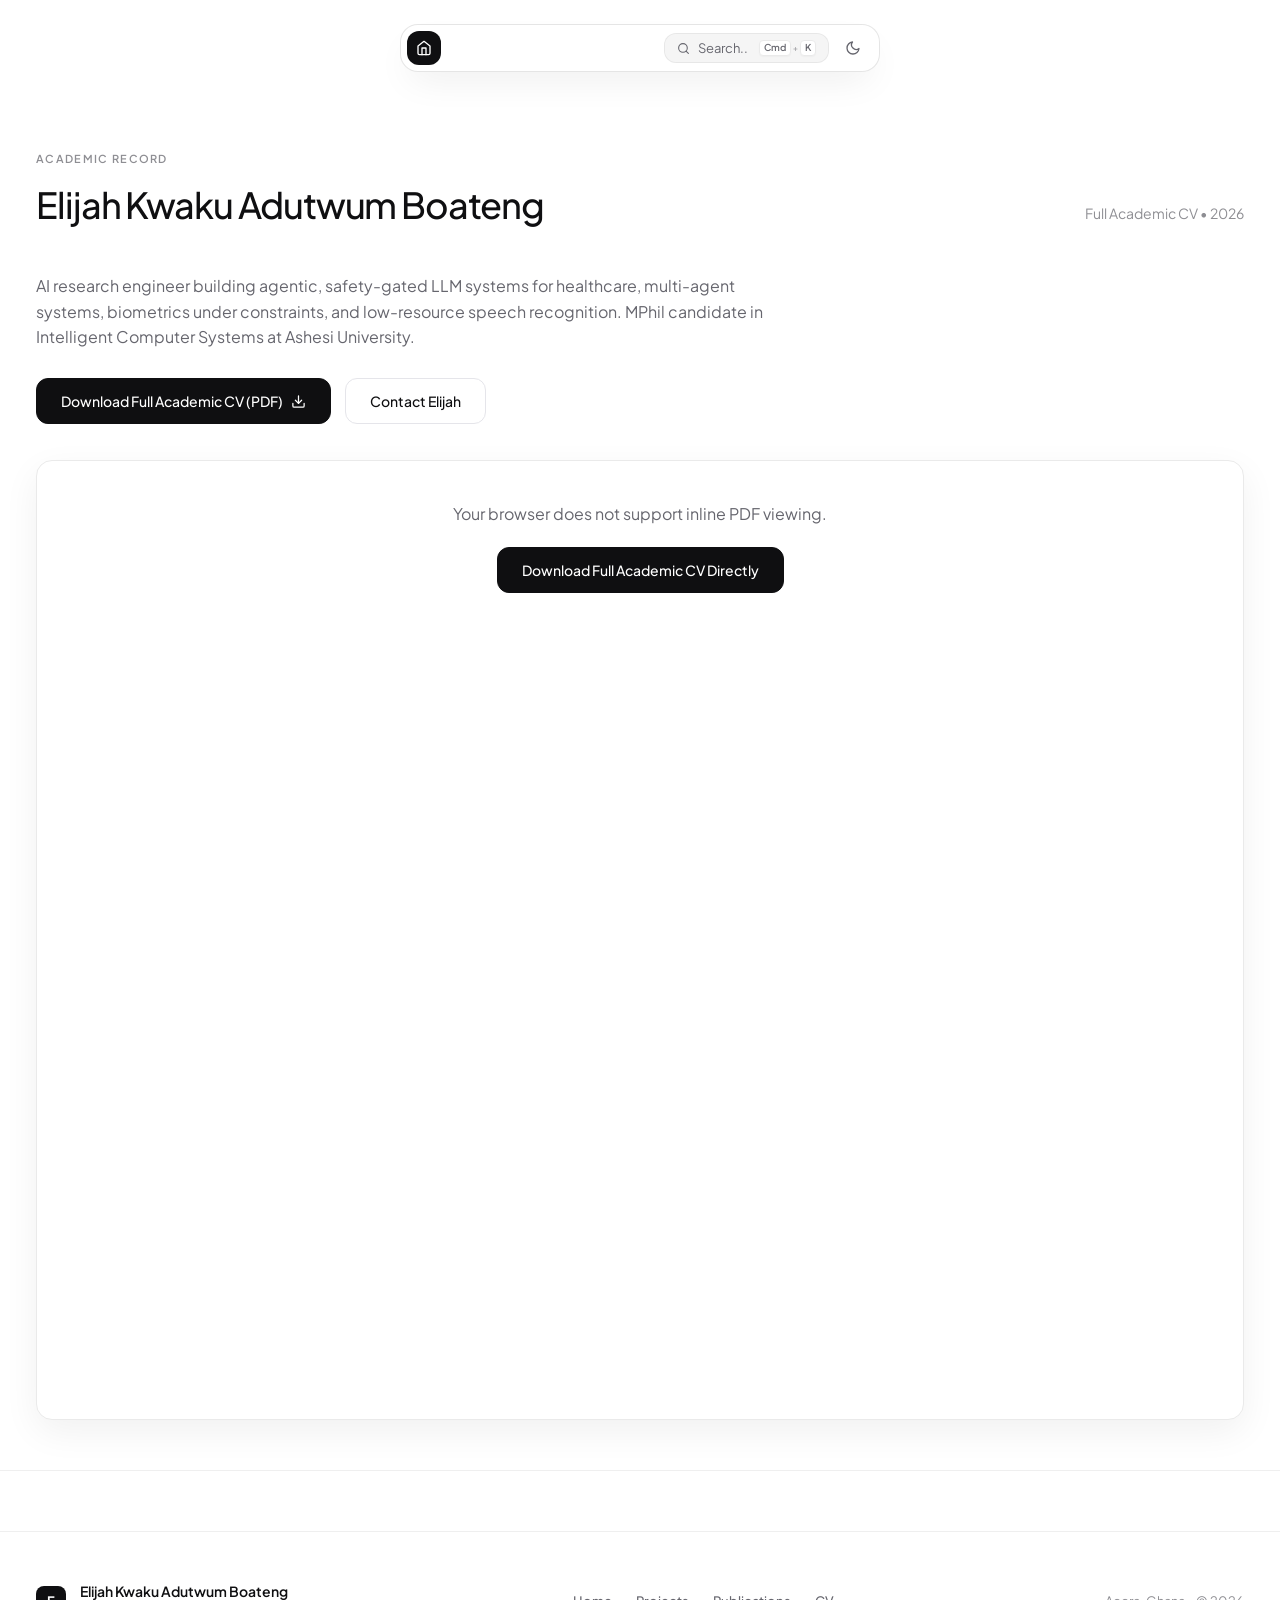
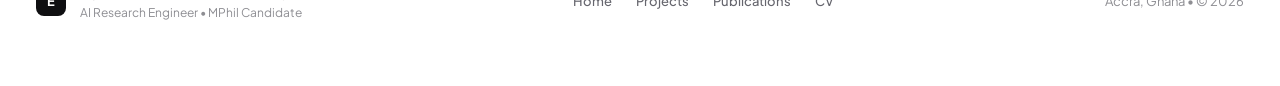
<file: cv.html>
<!DOCTYPE html>
<html lang="en" data-theme="light">
<head>
  <meta charset="UTF-8">
  <meta name="viewport" content="width=device-width, initial-scale=1.0">
  <title>Curriculum Vitae · Elijah Kwaku Adutwum Boateng</title>
  <meta name="description" content="Complete Academic Curriculum Vitae of Elijah Kwaku Adutwum Boateng — AI Research Engineer, MPhil candidate at Ashesi University.">
  <link rel="stylesheet" href="style.css">
  <link rel="icon" type="image/png" sizes="32x32" href="favicon-32x32.png">
  <link rel="icon" type="image/png" sizes="16x16" href="favicon.png">
  <link rel="apple-touch-icon" sizes="180x180" href="apple-touch-icon.png">
  <link rel="shortcut icon" href="favicon.ico">
</head>
<body>
  <a class="skip-link" href="#content">Skip to content</a>

  <!-- Floating Navigation Pill (Home Icon Logo on Secondary Page) -->
  <header class="nav-pill-wrapper">
    <div class="nav-pill">
      <a href="index.html" class="nav-logo" aria-label="Home">
        <svg xmlns="http://www.w3.org/2000/svg" viewBox="0 0 24 24" fill="none" stroke="currentColor" stroke-width="2" stroke-linecap="round" stroke-linejoin="round">
          <path d="M3 9l9-7 9 7v11a2 2 0 0 1-2 2H5a2 2 0 0 1-2-2z"></path>
          <polyline points="9 22 9 12 15 12 15 22"></polyline>
        </svg>
      </a>

      <div class="nav-pill-actions">
        <button class="nav-search-btn" id="open-palette-btn" aria-label="Search portfolio">
          <span class="nav-search-left">
            <svg xmlns="http://www.w3.org/2000/svg" viewBox="0 0 24 24" fill="none" stroke="currentColor" stroke-width="2" stroke-linecap="round" stroke-linejoin="round">
              <circle cx="11" cy="11" r="8"></circle>
              <line x1="21" y1="21" x2="16.65" y2="16.65"></line>
            </svg>
            <span>Search..</span>
          </span>
          <span class="kbd-wrap">
            <kbd class="key-cap">Cmd</kbd>
            <span class="key-plus">+</span>
            <kbd class="key-cap">K</kbd>
          </span>
        </button>
        <button class="nav-theme-btn" id="theme-toggle-btn" aria-label="Toggle theme">
          <svg id="theme-icon-moon" xmlns="http://www.w3.org/2000/svg" viewBox="0 0 24 24" fill="none" stroke="currentColor" stroke-width="2" stroke-linecap="round" stroke-linejoin="round">
            <path d="M21 12.79A9 9 0 1 1 11.21 3 7 7 0 0 0 21 12.79z"></path>
          </svg>
          <svg id="theme-icon-sun" style="display: none;" xmlns="http://www.w3.org/2000/svg" viewBox="0 0 24 24" fill="none" stroke="currentColor" stroke-width="2" stroke-linecap="round" stroke-linejoin="round">
            <circle cx="12" cy="12" r="5"></circle>
            <line x1="12" y1="1" x2="12" y2="3"></line>
            <line x1="12" y1="21" x2="12" y2="23"></line>
            <line x1="4.22" y1="4.22" x2="5.64" y2="5.64"></line>
            <line x1="18.36" y1="18.36" x2="19.78" y2="19.78"></line>
            <line x1="1" y1="12" x2="3" y2="12"></line>
            <line x1="21" y1="12" x2="23" y2="12"></line>
            <line x1="4.22" y1="19.78" x2="5.64" y2="18.36"></line>
            <line x1="18.36" y1="5.64" x2="19.78" y2="4.22"></line>
          </svg>
        </button>
      </div>
    </div>
  </header>

  <main class="container" id="content">
    <section class="section" style="padding-top: 150px;">
      <div class="section-header" style="border: none; padding-top: 0;">
        <div class="section-tagline">Academic Record</div>
        <div class="section-title-row">
          <h1 class="section-title">Elijah Kwaku Adutwum Boateng</h1>
          <div class="section-meta">Full Academic CV • 2026</div>
        </div>
      </div>

      <p style="font-size: 16px; color: var(--text-secondary); max-width: 760px; line-height: 1.6; margin-top: 8px;">
        AI research engineer building agentic, safety-gated LLM systems for healthcare, multi-agent systems, biometrics under constraints, and low-resource speech recognition. MPhil candidate in Intelligent Computer Systems at Ashesi University.
      </p>

      <div style="display: flex; gap: 14px; margin: 28px 0 36px; flex-wrap: wrap;">
        <a href="Elijah K. A. Boateng CV.pdf" download="Elijah_K_A_Boateng_Academic_CV.pdf" class="btn btn-primary">
          <span>Download Full Academic CV (PDF)</span>
          <svg xmlns="http://www.w3.org/2000/svg" viewBox="0 0 24 24" fill="none" stroke="currentColor" stroke-width="2" stroke-linecap="round" stroke-linejoin="round" width="16" height="16">
            <path d="M21 15v4a2 2 0 0 1-2 2H5a2 2 0 0 1-2-2v-4"></path>
            <polyline points="7 10 12 15 17 10"></polyline>
            <line x1="12" y1="15" x2="12" y2="3"></line>
          </svg>
        </a>
        <a href="index.html#contact" class="btn btn-secondary">
          <span>Contact Elijah</span>
        </a>
      </div>

      <!-- PDF Viewer Frame -->
      <div style="width: 100%; height: 960px; border-radius: 16px; overflow: hidden; border: 1px solid var(--card-border); background: var(--card-bg); box-shadow: 0 12px 36px rgba(0,0,0,0.06);">
        <object data="Elijah K. A. Boateng CV.pdf" type="application/pdf" width="100%" height="100%">
          <div style="padding: 40px; text-align: center;">
            <p style="color: var(--text-secondary); margin-bottom: 20px; font-size: 16px;">
              Your browser does not support inline PDF viewing.
            </p>
            <a href="Elijah K. A. Boateng CV.pdf" download class="btn btn-primary">
              Download Full Academic CV Directly
            </a>
          </div>
        </object>
      </div>
    </section>
  </main>

  <!-- Full Width Divider -->
  <hr class="full-divider">

  <footer>
    <div class="container">
      <div class="footer-inner">
        <div class="footer-brand">
          <div class="footer-logo">E</div>
          <div>
            <div class="footer-name">Elijah Kwaku Adutwum Boateng</div>
            <div class="footer-role">AI Research Engineer • MPhil Candidate</div>
          </div>
        </div>
        <nav class="footer-nav">
          <a href="index.html">Home</a>
          <a href="projects.html">Projects</a>
          <a href="publications.html">Publications</a>
          <a href="cv.html">CV</a>
        </nav>
        <div class="footer-copy">
          Accra, Ghana • &copy; 2026
        </div>
      </div>
    </div>
  </footer>

  <!-- Command Palette / Search Modal -->
  <div class="modal-overlay" id="palette-modal" aria-hidden="true">
    <div class="palette-modal">
      <div class="palette-search-row">
        <svg xmlns="http://www.w3.org/2000/svg" viewBox="0 0 24 24" fill="none" stroke="currentColor" stroke-width="2" stroke-linecap="round" stroke-linejoin="round">
          <circle cx="11" cy="11" r="8"></circle>
          <line x1="21" y1="21" x2="16.65" y2="16.65"></line>
        </svg>
        <input type="text" class="palette-input" id="palette-search-input" placeholder="Search portfolio..." autocomplete="off">
        <button class="palette-close-btn" id="close-palette-btn" aria-label="Close search">✕</button>
      </div>
      
      <div class="palette-list" id="palette-items-list">
        <!-- Dynamically rendered -->
      </div>

      <div class="palette-footer">
        <span>Press <kbd style="font-family:inherit;background:var(--card-bg);padding:2px 4px;border:1px solid var(--card-border);border-radius:4px;">ESC</kbd> to close</span>
        <span class="kbd-wrap">
          <kbd class="key-cap">Cmd</kbd>
          <span class="key-plus">+</span>
          <kbd class="key-cap">K</kbd>
        </span>
      </div>
    </div>
  </div>

  <script>
    // Theme Management
    const themeToggleBtn = document.getElementById('theme-toggle-btn');
    const moonIcon = document.getElementById('theme-icon-moon');
    const sunIcon = document.getElementById('theme-icon-sun');
    const htmlElement = document.documentElement;

    function applyTheme(theme) {
      htmlElement.setAttribute('data-theme', theme);
      localStorage.setItem('theme', theme);
      if (theme === 'dark') {
        moonIcon.style.display = 'none';
        sunIcon.style.display = 'block';
      } else {
        moonIcon.style.display = 'block';
        sunIcon.style.display = 'none';
      }
    }

    const savedTheme = localStorage.getItem('theme') || (window.matchMedia('(prefers-color-scheme: dark)').matches ? 'dark' : 'light');
    applyTheme(savedTheme);

    themeToggleBtn.addEventListener('click', () => {
      const current = htmlElement.getAttribute('data-theme');
      applyTheme(current === 'dark' ? 'light' : 'dark');
    });

    // =========================================================================
    // DYNAMIC FULL-TEXT SEARCH ENGINE
    // =========================================================================
    const searchDatabase = [
      { title: "Home Portfolio", desc: "Return to main homepage portfolio and selected work", tag: "PAGE", url: "index.html" },
      { title: "Curriculum Vitae", desc: "Complete academic and engineering resume / CV document", tag: "PAGE", url: "cv.html" },
      { title: "Selected Work", desc: "Aires Clinical CDS, FaceNet biometrics, StudentOS, Interius multi-agent, wav2vec-U, Whisper", tag: "SECTION", url: "index.html#work" },
      { title: "Publications & Research", desc: "Scientific African (Elsevier 2024), Ashesi Honors Thesis, iGEM Bio-Prospecting Journal Paper", tag: "PAGE", url: "publications.html" },
      { title: "Research Interests & Goals", desc: "Multi-agent learning, healthcare CDS, low-resource speech ASR, biometrics under constraints", tag: "SECTION", url: "index.html#research" },
      { title: "Technical Skills", desc: "Python, PyTorch, Java, C++, SQL, FastAPI, Docker, RAG, Whisper, OpenCV, Git, Linux", tag: "SECTION", url: "index.html#skills" },
      { title: "Contact & Inquiries", desc: "Collaborations, email eb.adutwum@gmail.com, GitHub, LinkedIn", tag: "SECTION", url: "index.html#contact" },
      { title: "What Is a Neural Network? A Not-So-Beginner Approach", desc: "A practical look at what neural networks compute, how they learn, and why architecture matters.", tag: "POST", url: "what-is-a-neural-network-a-not-so-beginner-approach.html" }
    ];

    const paletteModal = document.getElementById('palette-modal');
    const openPaletteBtn = document.getElementById('open-palette-btn');
    const closePaletteBtn = document.getElementById('close-palette-btn');
    const paletteSearchInput = document.getElementById('palette-search-input');
    const paletteList = document.getElementById('palette-items-list');

    function renderSearchResults(query) {
      paletteList.innerHTML = '';
      const clean = query.toLowerCase().trim();

      const matches = clean === '' 
        ? searchDatabase.slice(0, 6) 
        : searchDatabase.filter(item => {
            return item.title.toLowerCase().includes(clean) || item.desc.toLowerCase().includes(clean) || item.tag.toLowerCase().includes(clean);
          });

      if (matches.length === 0) {
        paletteList.innerHTML = `
          <div style="padding: 24px; text-align: center; color: var(--text-muted); font-size: 13.5px;">
            No results found for "<strong style="color:var(--text-primary);">${escapeHTML(query)}</strong>".
          </div>
        `;
        return;
      }

      matches.forEach((item, idx) => {
        const itemEl = document.createElement('a');
        itemEl.className = 'palette-item';
        itemEl.href = item.url || '#';

        let highlightedTitle = item.title;
        let highlightedDesc = item.desc;

        if (clean !== '') {
          const regex = new RegExp(`(${clean.replace(/[.*+?^${}()|[\]\\]/g, '\\$&')})`, 'gi');
          highlightedTitle = highlightedTitle.replace(regex, '<span class="palette-snippet-highlight">$1</span>');
          highlightedDesc = highlightedDesc.replace(regex, '<span class="palette-snippet-highlight">$1</span>');
        }

        itemEl.innerHTML = `
          <span class="palette-item-num">${String(idx + 1).padStart(2, '0')}</span>
          <div class="palette-item-info">
            <div class="palette-item-title">
              ${highlightedTitle}
              <span class="palette-match-tag">${item.tag}</span>
            </div>
            <div class="palette-item-desc">${highlightedDesc}</div>
          </div>
          <span class="palette-item-arrow">↗</span>
        `;

        paletteList.appendChild(itemEl);
      });
    }

    function escapeHTML(str) {
      return str.replace(/[&<>'"]/g, 
        tag => ({ '&': '&amp;', '<': '&lt;', '>': '&gt;', "'": '&#39;', '"': '&quot;' }[tag] || tag)
      );
    }

    function openModal() {
      paletteModal.classList.add('active');
      paletteModal.setAttribute('aria-hidden', 'false');
      paletteSearchInput.value = '';
      renderSearchResults('');
      setTimeout(() => paletteSearchInput.focus(), 50);
    }

    function closeModal() {
      paletteModal.classList.remove('active');
      paletteModal.setAttribute('aria-hidden', 'true');
    }

    if (openPaletteBtn) openPaletteBtn.addEventListener('click', openModal);
    if (closePaletteBtn) closePaletteBtn.addEventListener('click', closeModal);

    paletteModal.addEventListener('click', (e) => {
      if (e.target === paletteModal) {
        closeModal();
      }
    });

    document.addEventListener('keydown', (e) => {
      if ((e.metaKey || e.ctrlKey) && e.key.toLowerCase() === 'k') {
        e.preventDefault();
        if (paletteModal.classList.contains('active')) {
          closeModal();
        } else {
          openModal();
        }
      } else if (e.key === 'Escape' && paletteModal.classList.contains('active')) {
        closeModal();
      }
    });

    paletteSearchInput.addEventListener('input', (e) => {
      renderSearchResults(e.target.value);
    });
  </script>
</body>
</html>
</file>
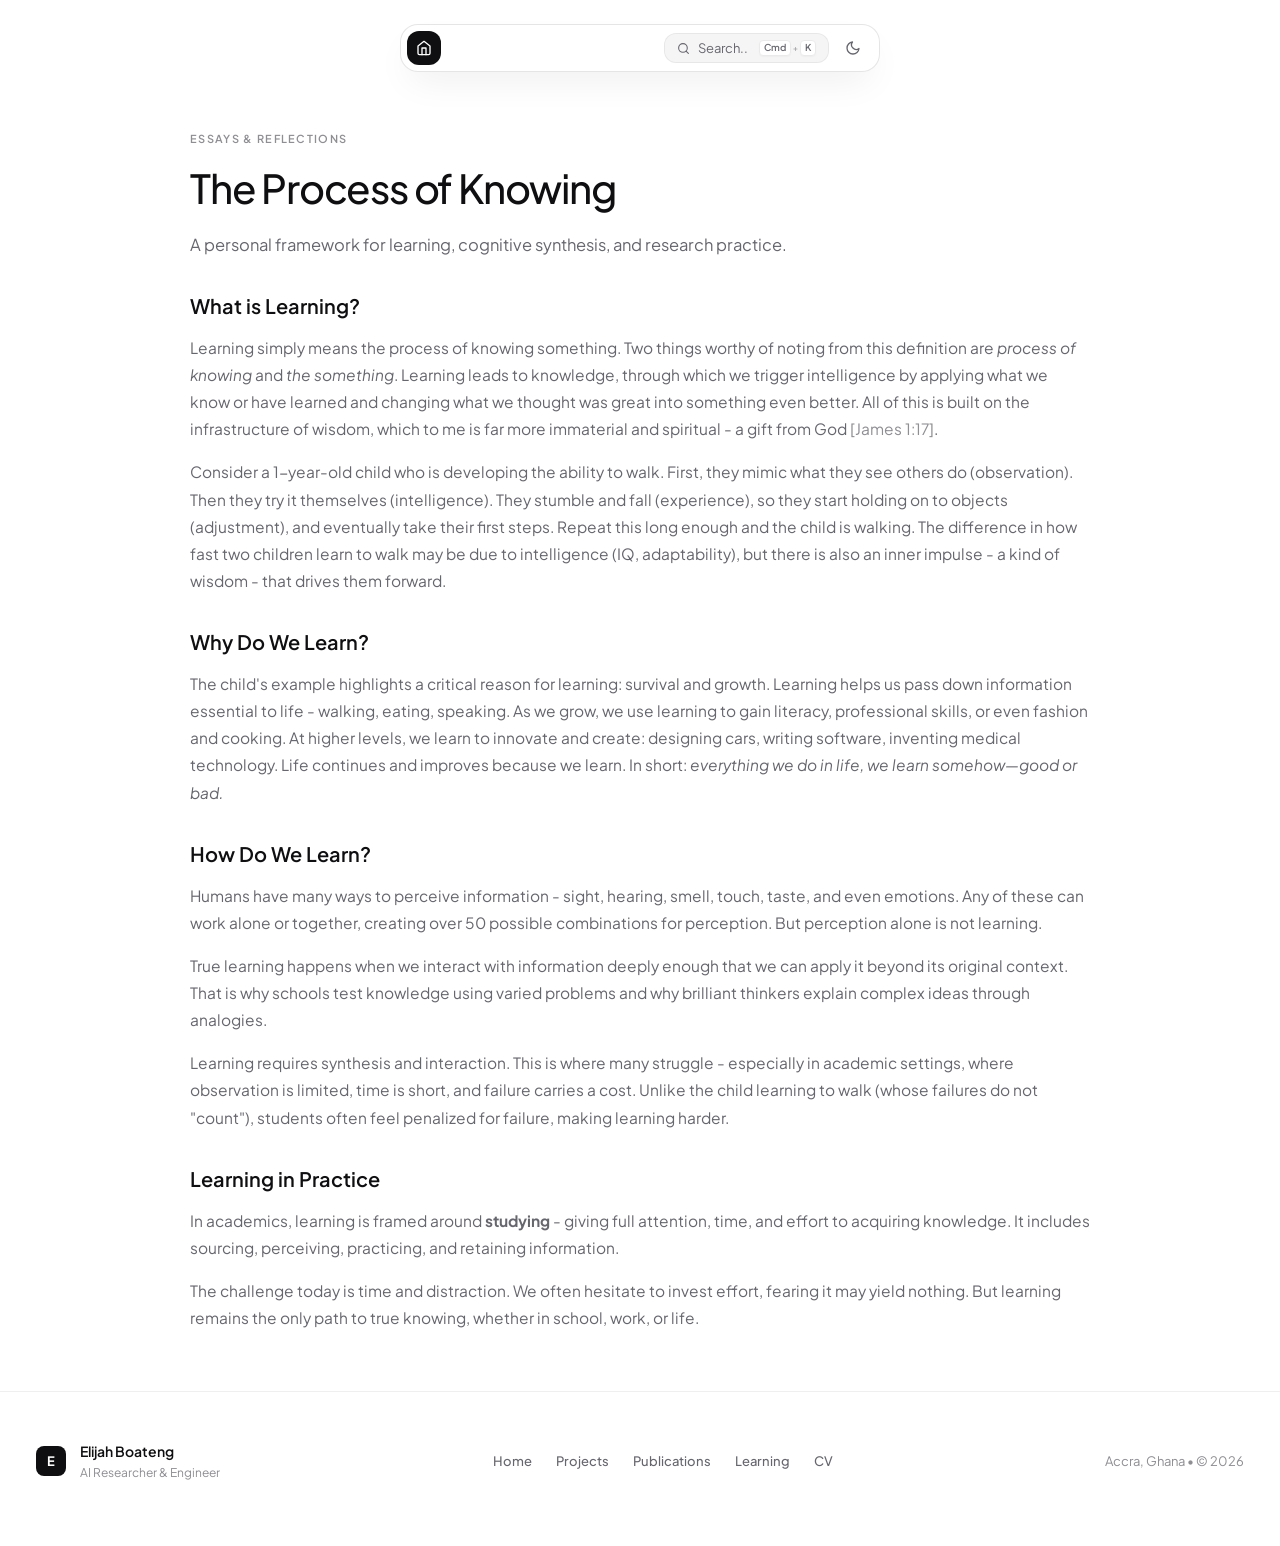
<file: learning.html>
<!DOCTYPE html>
<html lang="en" data-theme="light">
<head>
  <meta charset="UTF-8">
  <meta name="viewport" content="width=device-width, initial-scale=1.0">
  <title>The Process of Knowing · Elijah Boateng</title>
  <link rel="stylesheet" href="style.css">
  <link rel="icon" type="image/png" sizes="32x32" href="favicon-32x32.png">
  <link rel="icon" type="image/png" sizes="16x16" href="favicon.png">
  <link rel="apple-touch-icon" sizes="180x180" href="apple-touch-icon.png">
  <link rel="shortcut icon" href="favicon.ico">
</head>
<body>
  <a class="skip-link" href="#content">Skip to content</a>

  <!-- Floating Navigation Pill -->
  <header class="nav-pill-wrapper">
    <div class="nav-pill">
      <a href="index.html" class="nav-logo" aria-label="Home">
        <svg xmlns="http://www.w3.org/2000/svg" viewBox="0 0 24 24" fill="none" stroke="currentColor" stroke-width="2" stroke-linecap="round" stroke-linejoin="round">
          <path d="M3 9l9-7 9 7v11a2 2 0 0 1-2 2H5a2 2 0 0 1-2-2z"></path>
          <polyline points="9 22 9 12 15 12 15 22"></polyline>
        </svg>
      </a>
      <div class="nav-pill-actions">
        <button class="nav-search-btn" id="open-palette-btn" aria-label="Search portfolio">
          <span class="nav-search-left">
            <svg xmlns="http://www.w3.org/2000/svg" viewBox="0 0 24 24" fill="none" stroke="currentColor" stroke-width="2" stroke-linecap="round" stroke-linejoin="round">
              <circle cx="11" cy="11" r="8"></circle>
              <line x1="21" y1="21" x2="16.65" y2="16.65"></line>
            </svg>
            <span>Search..</span>
          </span>
          <span class="kbd-wrap">
            <kbd class="key-cap">Cmd</kbd>
            <span class="key-plus">+</span>
            <kbd class="key-cap">K</kbd>
          </span>
        </button>
        <button class="nav-theme-btn" id="theme-toggle-btn" aria-label="Toggle theme">
          <svg id="theme-icon-moon" xmlns="http://www.w3.org/2000/svg" viewBox="0 0 24 24" fill="none" stroke="currentColor" stroke-width="2" stroke-linecap="round" stroke-linejoin="round">
            <path d="M21 12.79A9 9 0 1 1 11.21 3 7 7 0 0 0 21 12.79z"></path>
          </svg>
          <svg id="theme-icon-sun" style="display: none;" xmlns="http://www.w3.org/2000/svg" viewBox="0 0 24 24" fill="none" stroke="currentColor" stroke-width="2" stroke-linecap="round" stroke-linejoin="round">
            <circle cx="12" cy="12" r="5"></circle>
            <line x1="12" y1="1" x2="12" y2="3"></line>
            <line x1="12" y1="21" x2="12" y2="23"></line>
            <line x1="4.22" y1="4.22" x2="5.64" y2="5.64"></line>
            <line x1="18.36" y1="18.36" x2="19.78" y2="19.78"></line>
            <line x1="1" y1="12" x2="3" y2="12"></line>
            <line x1="21" y1="12" x2="23" y2="12"></line>
            <line x1="4.22" y1="19.78" x2="5.64" y2="18.36"></line>
            <line x1="18.36" y1="5.64" x2="19.78" y2="4.22"></line>
          </svg>
        </button>
      </div>
    </div>
  </header>

  <main class="container" id="content">
    <div class="writing" style="padding-top: 130px; max-width: 900px; margin: 0 auto;">
      <article>
        <div class="section-header" style="border: none; padding-top: 0; margin-bottom: 32px;">
          <div class="section-tagline">Essays & Reflections</div>
          <div class="section-title-row">
            <h1 class="section-title" style="font-size: 40px;">The Process of Knowing</h1>
          </div>
          <p class="subtitle" style="font-size: 16.5px; color: var(--text-secondary); margin-top: 12px; margin-bottom: 0;">A personal framework for learning, cognitive synthesis, and research practice.</p>
        </div>

        <section style="margin-bottom: 32px;">
          <h3 style="font-size: 20px; font-weight: 600; color: var(--text-primary); margin-bottom: 12px;">What is Learning?</h3>
          <p style="font-size: 15.5px; line-height: 1.75; color: var(--text-secondary); margin-bottom: 16px;">
            Learning simply means the process of knowing something. Two things worthy of noting from this definition are
            <em>process of knowing</em> and <em>the something</em>. Learning leads to knowledge, through which we trigger intelligence by
            applying what we know or have learned and changing what we thought was great into something even better. All of this is built
            on the infrastructure of wisdom, which to me is far more immaterial and spiritual - a gift from God
            <span style="color: var(--text-muted);">[James 1:17]</span>.
          </p>

          <p style="font-size: 15.5px; line-height: 1.75; color: var(--text-secondary);">
            Consider a 1-year-old child who is developing the ability to walk. First, they mimic what they see others do (observation).
            Then they try it themselves (intelligence). They stumble and fall (experience), so they start holding on to objects (adjustment),
            and eventually take their first steps. Repeat this long enough and the child is walking.
            The difference in how fast two children learn to walk may be due to intelligence (IQ, adaptability),
            but there is also an inner impulse - a kind of wisdom - that drives them forward.
          </p>
        </section>

        <section style="margin-bottom: 32px;">
          <h3 style="font-size: 20px; font-weight: 600; color: var(--text-primary); margin-bottom: 12px;">Why Do We Learn?</h3>
          <p style="font-size: 15.5px; line-height: 1.75; color: var(--text-secondary);">
            The child's example highlights a critical reason for learning: survival and growth.
            Learning helps us pass down information essential to life - walking, eating, speaking.
            As we grow, we use learning to gain literacy, professional skills, or even fashion and cooking.
            At higher levels, we learn to innovate and create: designing cars, writing software, inventing medical technology.
            Life continues and improves because we learn. In short: <em>everything we do in life, we learn somehow—good or bad.</em>
          </p>
        </section>

        <section style="margin-bottom: 32px;">
          <h3 style="font-size: 20px; font-weight: 600; color: var(--text-primary); margin-bottom: 12px;">How Do We Learn?</h3>
          <p style="font-size: 15.5px; line-height: 1.75; color: var(--text-secondary); margin-bottom: 16px;">
            Humans have many ways to perceive information - sight, hearing, smell, touch, taste, and even emotions.
            Any of these can work alone or together, creating over 50 possible combinations for perception.
            But perception alone is not learning.
          </p>

          <p style="font-size: 15.5px; line-height: 1.75; color: var(--text-secondary); margin-bottom: 16px;">
            True learning happens when we interact with information deeply enough that we can apply it beyond its original context.
            That is why schools test knowledge using varied problems and why brilliant thinkers explain complex ideas through analogies.
          </p>

          <p style="font-size: 15.5px; line-height: 1.75; color: var(--text-secondary);">
            Learning requires synthesis and interaction. This is where many struggle - especially in academic settings, where
            observation is limited, time is short, and failure carries a cost. Unlike the child learning to walk (whose failures do not "count"),
            students often feel penalized for failure, making learning harder.
          </p>
        </section>

        <section>
          <h3 style="font-size: 20px; font-weight: 600; color: var(--text-primary); margin-bottom: 12px;">Learning in Practice</h3>
          <p style="font-size: 15.5px; line-height: 1.75; color: var(--text-secondary); margin-bottom: 16px;">
            In academics, learning is framed around <strong>studying</strong> - giving full attention, time, and effort to acquiring knowledge.
            It includes sourcing, perceiving, practicing, and retaining information.
          </p>
          <p style="font-size: 15.5px; line-height: 1.75; color: var(--text-secondary);">
            The challenge today is time and distraction. We often hesitate to invest effort, fearing it may yield nothing.
            But learning remains the only path to true knowing, whether in school, work, or life.
          </p>
        </section>
      </article>
    </div>
  </main>

  <footer>
    <div class="container">
      <div class="footer-inner">
        <div class="footer-brand">
          <div class="footer-logo">E</div>
          <div>
            <div class="footer-name">Elijah Boateng</div>
            <div class="footer-role">AI Researcher & Engineer</div>
          </div>
        </div>
        <nav class="footer-nav">
          <a href="index.html">Home</a>
          <a href="projects.html">Projects</a>
          <a href="publications.html">Publications</a>
          <a href="learning.html">Learning</a>
          <a href="cv.html">CV</a>
        </nav>
        <div class="footer-copy">
          Accra, Ghana • &copy; 2026
        </div>
      </div>
    </div>
  </footer>

  <!-- Command Palette / Search Modal -->
  <div class="modal-overlay" id="palette-modal" aria-hidden="true">
    <div class="palette-modal">
      <div class="palette-search-row">
        <svg xmlns="http://www.w3.org/2000/svg" viewBox="0 0 24 24" fill="none" stroke="currentColor" stroke-width="2" stroke-linecap="round" stroke-linejoin="round">
          <circle cx="11" cy="11" r="8"></circle>
          <line x1="21" y1="21" x2="16.65" y2="16.65"></line>
        </svg>
        <input type="text" class="palette-input" id="palette-search-input" placeholder="Search portfolio..." autocomplete="off">
        <button class="palette-close-btn" id="close-palette-btn" aria-label="Close search">✕</button>
      </div>
      
      <div class="palette-list" id="palette-items-list">
        <a href="index.html#work" class="palette-item">
          <span class="palette-item-num">01</span>
          <div class="palette-item-info">
            <div class="palette-item-title">Work</div>
            <div class="palette-item-desc">Selected projects and things I've built</div>
          </div>
          <span class="palette-item-arrow">↗</span>
        </a>

        <a href="index.html#experience" class="palette-item">
          <span class="palette-item-num">02</span>
          <div class="palette-item-info">
            <div class="palette-item-title">Experience</div>
            <div class="palette-item-desc">My professional & research experience</div>
          </div>
          <span class="palette-item-arrow">↗</span>
        </a>

        <a href="index.html#skills" class="palette-item">
          <span class="palette-item-num">03</span>
          <div class="palette-item-info">
            <div class="palette-item-title">Skills</div>
            <div class="palette-item-desc">Technologies and tools I work with</div>
          </div>
          <span class="palette-item-arrow">↗</span>
        </a>

        <a href="index.html#contact" class="palette-item">
          <span class="palette-item-num">04</span>
          <div class="palette-item-info">
            <div class="palette-item-title">Contact</div>
            <div class="palette-item-desc">Get in touch & collaborative opportunities</div>
          </div>
          <span class="palette-item-arrow">↗</span>
        </a>

        <a href="publications.html" class="palette-item">
          <span class="palette-item-num">05</span>
          <div class="palette-item-info">
            <div class="palette-item-title">Publications</div>
            <div class="palette-item-desc">Academic papers and thesis work</div>
          </div>
          <span class="palette-item-arrow">↗</span>
        </a>

        <a href="cv.html" class="palette-item">
          <span class="palette-item-num">06</span>
          <div class="palette-item-info">
            <div class="palette-item-title">Curriculum Vitae</div>
            <div class="palette-item-desc">Read or download full CV document</div>
          </div>
          <span class="palette-item-arrow">↗</span>
        </a>

        <a href="learning.html" class="palette-item">
          <span class="palette-item-num">07</span>
          <div class="palette-item-info">
            <div class="palette-item-title">Learning & Notes</div>
            <div class="palette-item-desc">Essays on cognitive processes and research</div>
          </div>
          <span class="palette-item-arrow">↗</span>
        </a>
      </div>

      <div class="palette-footer">
        <span>Press <kbd style="font-family:inherit;background:var(--card-bg);padding:2px 4px;border:1px solid var(--card-border);border-radius:4px;">ESC</kbd> to close</span>
        <span class="kbd-wrap">
          <kbd class="key-cap">Cmd</kbd>
          <span class="key-plus">+</span>
          <kbd class="key-cap">K</kbd>
        </span>
      </div>
    </div>
  </div>

  <script>
    // Theme Management
    const themeToggleBtn = document.getElementById('theme-toggle-btn');
    const moonIcon = document.getElementById('theme-icon-moon');
    const sunIcon = document.getElementById('theme-icon-sun');
    const htmlElement = document.documentElement;

    function applyTheme(theme) {
      htmlElement.setAttribute('data-theme', theme);
      localStorage.setItem('theme', theme);
      if (theme === 'dark') {
        moonIcon.style.display = 'none';
        sunIcon.style.display = 'block';
      } else {
        moonIcon.style.display = 'block';
        sunIcon.style.display = 'none';
      }
    }

    const savedTheme = localStorage.getItem('theme') || (window.matchMedia('(prefers-color-scheme: dark)').matches ? 'dark' : 'light');
    applyTheme(savedTheme);

    themeToggleBtn.addEventListener('click', () => {
      const current = htmlElement.getAttribute('data-theme');
      applyTheme(current === 'dark' ? 'light' : 'dark');
    });

    // Command Palette Modal
    const paletteModal = document.getElementById('palette-modal');
    const openPaletteBtn = document.getElementById('open-palette-btn');
    const closePaletteBtn = document.getElementById('close-palette-btn');
    const paletteSearchInput = document.getElementById('palette-search-input');
    const paletteList = document.getElementById('palette-items-list');
    const paletteItems = Array.from(paletteList.querySelectorAll('.palette-item'));

    function openModal() {
      paletteModal.classList.add('active');
      paletteModal.setAttribute('aria-hidden', 'false');
      paletteSearchInput.value = '';
      filterItems('');
      setTimeout(() => paletteSearchInput.focus(), 50);
    }

    function closeModal() {
      paletteModal.classList.remove('active');
      paletteModal.setAttribute('aria-hidden', 'true');
    }

    if (openPaletteBtn) openPaletteBtn.addEventListener('click', openModal);
    if (closePaletteBtn) closePaletteBtn.addEventListener('click', closeModal);

    paletteModal.addEventListener('click', (e) => {
      if (e.target === paletteModal) {
        closeModal();
      }
    });

    paletteItems.forEach(item => {
      item.addEventListener('click', () => {
        closeModal();
      });
    });

    document.addEventListener('keydown', (e) => {
      if ((e.metaKey || e.ctrlKey) && e.key.toLowerCase() === 'k') {
        e.preventDefault();
        if (paletteModal.classList.contains('active')) {
          closeModal();
        } else {
          openModal();
        }
      } else if (e.key === 'Escape' && paletteModal.classList.contains('active')) {
        closeModal();
      }
    });

    function filterItems(query) {
      const lower = query.toLowerCase().trim();
      paletteItems.forEach(item => {
        const text = item.textContent.toLowerCase();
        if (text.includes(lower)) {
          item.style.display = 'flex';
        } else {
          item.style.display = 'none';
        }
      });
    }

    paletteSearchInput.addEventListener('input', (e) => {
      filterItems(e.target.value);
    });
  </script>
</body>
</html>
</file>
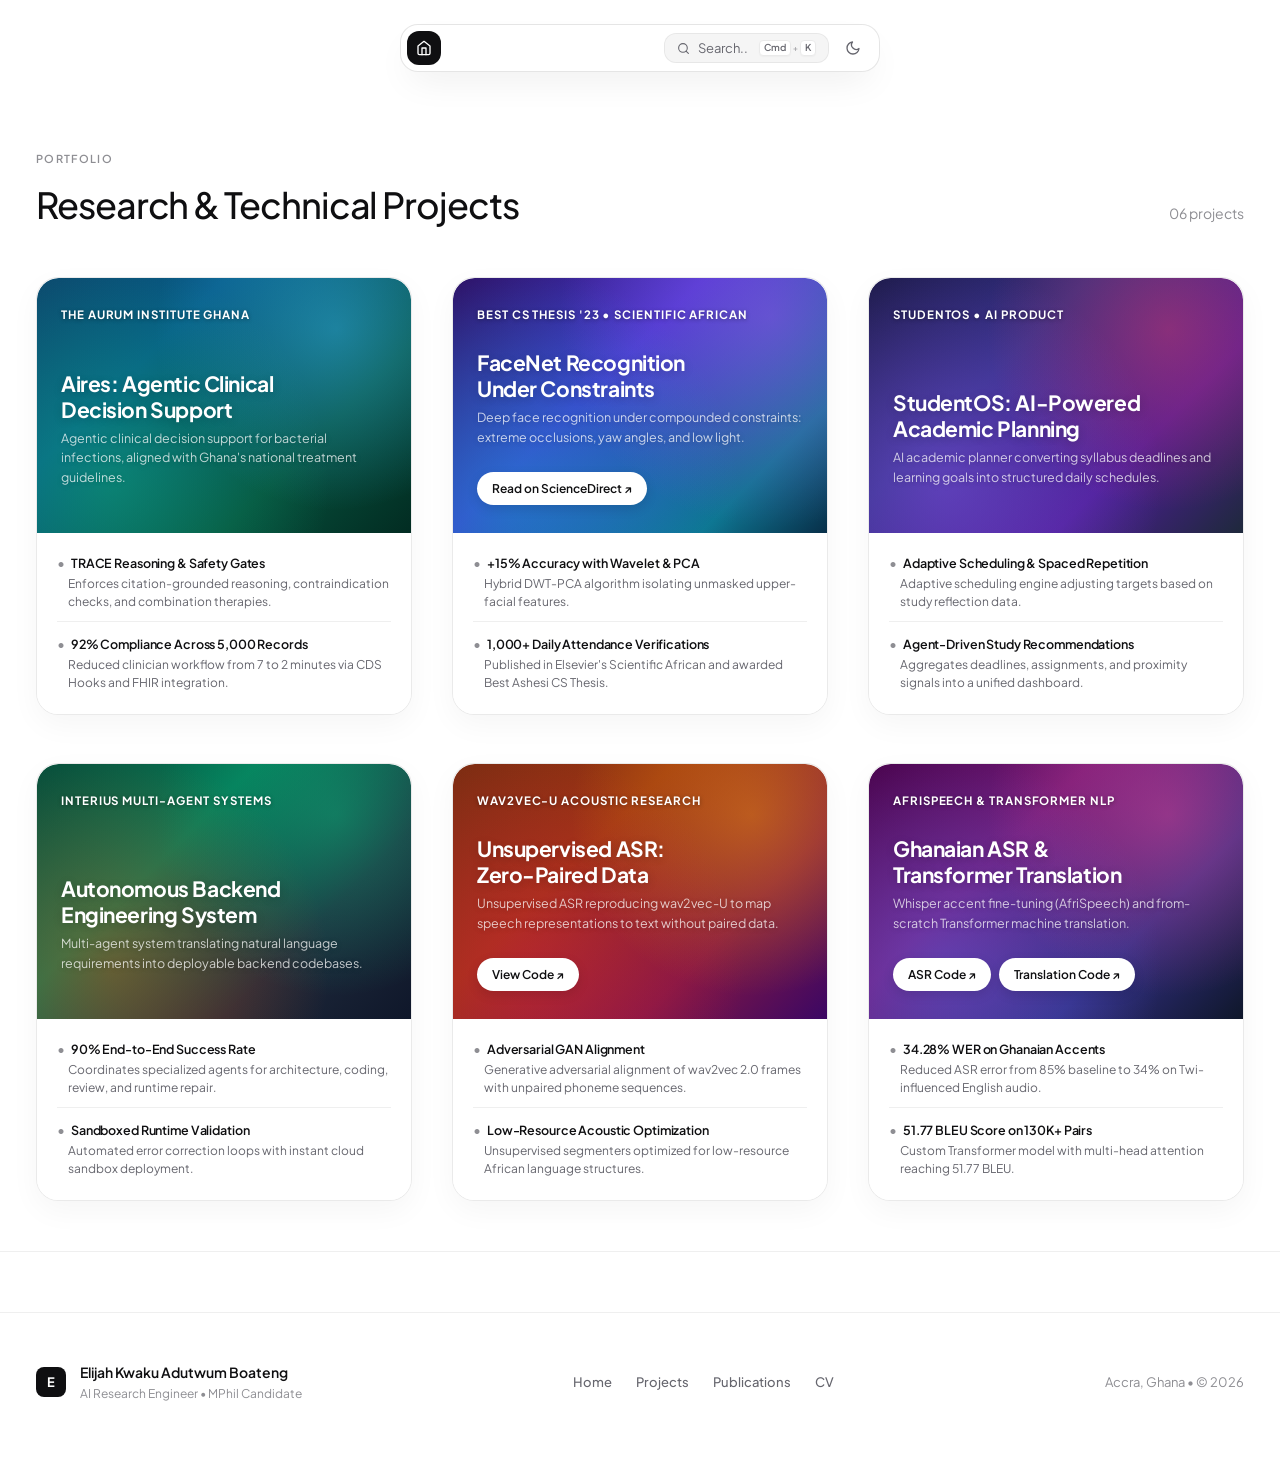
<file: projects.html>
<!DOCTYPE html>
<html lang="en" data-theme="light">
<head>
  <meta charset="UTF-8">
  <meta name="viewport" content="width=device-width, initial-scale=1.0">
  <title>Projects · Elijah Boateng</title>
  <meta name="description" content="Technical and research projects by Elijah Boateng across multi-agent systems, clinical healthcare AI, biometrics, and low-resource speech recognition.">
  <link rel="stylesheet" href="style.css">
  <link rel="icon" type="image/png" sizes="32x32" href="favicon-32x32.png">
  <link rel="icon" type="image/png" sizes="16x16" href="favicon.png">
  <link rel="apple-touch-icon" sizes="180x180" href="apple-touch-icon.png">
  <link rel="shortcut icon" href="favicon.ico">
</head>
<body>
  <a class="skip-link" href="#content">Skip to content</a>

  <!-- Floating Navigation Pill (Home Icon Logo on Secondary Page) -->
  <header class="nav-pill-wrapper">
    <div class="nav-pill">
      <a href="index.html" class="nav-logo" aria-label="Home">
        <svg xmlns="http://www.w3.org/2000/svg" viewBox="0 0 24 24" fill="none" stroke="currentColor" stroke-width="2" stroke-linecap="round" stroke-linejoin="round">
          <path d="M3 9l9-7 9 7v11a2 2 0 0 1-2 2H5a2 2 0 0 1-2-2z"></path>
          <polyline points="9 22 9 12 15 12 15 22"></polyline>
        </svg>
      </a>

      <div class="nav-pill-actions">
        <button class="nav-search-btn" id="open-palette-btn" aria-label="Search portfolio">
          <span class="nav-search-left">
            <svg xmlns="http://www.w3.org/2000/svg" viewBox="0 0 24 24" fill="none" stroke="currentColor" stroke-width="2" stroke-linecap="round" stroke-linejoin="round">
              <circle cx="11" cy="11" r="8"></circle>
              <line x1="21" y1="21" x2="16.65" y2="16.65"></line>
            </svg>
            <span>Search..</span>
          </span>
          <span class="kbd-wrap">
            <kbd class="key-cap">Cmd</kbd>
            <span class="key-plus">+</span>
            <kbd class="key-cap">K</kbd>
          </span>
        </button>
        <button class="nav-theme-btn" id="theme-toggle-btn" aria-label="Toggle theme">
          <svg id="theme-icon-moon" xmlns="http://www.w3.org/2000/svg" viewBox="0 0 24 24" fill="none" stroke="currentColor" stroke-width="2" stroke-linecap="round" stroke-linejoin="round">
            <path d="M21 12.79A9 9 0 1 1 11.21 3 7 7 0 0 0 21 12.79z"></path>
          </svg>
          <svg id="theme-icon-sun" style="display: none;" xmlns="http://www.w3.org/2000/svg" viewBox="0 0 24 24" fill="none" stroke="currentColor" stroke-width="2" stroke-linecap="round" stroke-linejoin="round">
            <circle cx="12" cy="12" r="5"></circle>
            <line x1="12" y1="1" x2="12" y2="3"></line>
            <line x1="12" y1="21" x2="12" y2="23"></line>
            <line x1="4.22" y1="4.22" x2="5.64" y2="5.64"></line>
            <line x1="18.36" y1="18.36" x2="19.78" y2="19.78"></line>
            <line x1="1" y1="12" x2="3" y2="12"></line>
            <line x1="21" y1="12" x2="23" y2="12"></line>
            <line x1="4.22" y1="19.78" x2="5.64" y2="18.36"></line>
            <line x1="18.36" y1="5.64" x2="19.78" y2="4.22"></line>
          </svg>
        </button>
      </div>
    </div>
  </header>

  <main class="container" id="content">
    <section class="section" style="padding-top: 150px;">
      <div class="section-header" style="border-top: none; padding-top: 0; margin-bottom: 44px;">
        <div class="section-tagline">Portfolio</div>
        <div class="section-title-row">
          <h1 class="section-title">Research & Technical Projects</h1>
          <div class="section-meta">06 projects</div>
        </div>
      </div>

      <!-- Tessel-Style Projects in Threes -->
      <div class="tessel-grid-3">

        <!-- Card 1: Healthcare AI (The Aurum Institute) -->
        <div class="tessel-card">
          <div class="tessel-banner banner-medical">
            <div class="tessel-banner-top">
              <div class="tessel-brand">The Aurum Institute Ghana</div>
            </div>

            <div class="tessel-banner-mid">
              <h3 class="tessel-headline">Aires: Agentic Clinical<br>Decision Support</h3>
              <p class="tessel-subtext">
                Agentic clinical decision support for bacterial infections, aligned with Ghana's national treatment guidelines.
              </p>
            </div>
          </div>

          <div class="tessel-contributions">
            <div class="contrib-item">
              <div class="contrib-title">TRACE Reasoning & Safety Gates</div>
              <div class="contrib-desc">Enforces citation-grounded reasoning, contraindication checks, and combination therapies.</div>
            </div>

            <div class="contrib-item">
              <div class="contrib-title">92% Compliance Across 5,000 Records</div>
              <div class="contrib-desc">Reduced clinician workflow from 7 to 2 minutes via CDS Hooks and FHIR integration.</div>
            </div>
          </div>
        </div>

        <!-- Card 2: Robust Face Recognition (Scientific African & Best CS Thesis) -->
        <div class="tessel-card">
          <div class="tessel-banner banner-vision">
            <div class="tessel-banner-top">
              <div class="tessel-brand">Best CS Thesis '23 • Scientific African</div>
            </div>

            <div class="tessel-banner-mid">
              <h3 class="tessel-headline">FaceNet Recognition<br>Under Constraints</h3>
              <p class="tessel-subtext">
                Deep face recognition under compounded constraints: extreme occlusions, yaw angles, and low light.
              </p>
            </div>

            <div class="tessel-banner-bottom">
              <a href="https://www.sciencedirect.com/science/article/pii/S2468227623004611" target="_blank" rel="noopener noreferrer" class="tessel-action-btn">
                <span>Read on ScienceDirect ↗</span>
              </a>
            </div>
          </div>

          <div class="tessel-contributions">
            <div class="contrib-item">
              <div class="contrib-title">+15% Accuracy with Wavelet & PCA</div>
              <div class="contrib-desc">Hybrid DWT-PCA algorithm isolating unmasked upper-facial features.</div>
            </div>

            <div class="contrib-item">
              <div class="contrib-title">1,000+ Daily Attendance Verifications</div>
              <div class="contrib-desc">Published in Elsevier's Scientific African and awarded Best Ashesi CS Thesis.</div>
            </div>
          </div>
        </div>

        <!-- Card 3: StudentOS Academic Planning -->
        <div class="tessel-card">
          <div class="tessel-banner banner-studentos">
            <div class="tessel-banner-top">
              <div class="tessel-brand">StudentOS • AI Product</div>
            </div>

            <div class="tessel-banner-mid">
              <h3 class="tessel-headline">StudentOS: AI-Powered<br>Academic Planning</h3>
              <p class="tessel-subtext">
                AI academic planner converting syllabus deadlines and learning goals into structured daily schedules.
              </p>
            </div>
          </div>

          <div class="tessel-contributions">
            <div class="contrib-item">
              <div class="contrib-title">Adaptive Scheduling & Spaced Repetition</div>
              <div class="contrib-desc">Adaptive scheduling engine adjusting targets based on study reflection data.</div>
            </div>

            <div class="contrib-item">
              <div class="contrib-title">Agent-Driven Study Recommendations</div>
              <div class="contrib-desc">Aggregates deadlines, assignments, and proximity signals into a unified dashboard.</div>
            </div>
          </div>
        </div>

        <!-- Card 4: Interius Multi-Agent Backend Generation -->
        <div class="tessel-card">
          <div class="tessel-banner banner-security">
            <div class="tessel-banner-top">
              <div class="tessel-brand">Interius Multi-Agent Systems</div>
            </div>

            <div class="tessel-banner-mid">
              <h3 class="tessel-headline">Autonomous Backend<br>Engineering System</h3>
              <p class="tessel-subtext">
                Multi-agent system translating natural language requirements into deployable backend codebases.
              </p>
            </div>
          </div>

          <div class="tessel-contributions">
            <div class="contrib-item">
              <div class="contrib-title">90% End-to-End Success Rate</div>
              <div class="contrib-desc">Coordinates specialized agents for architecture, coding, review, and runtime repair.</div>
            </div>

            <div class="contrib-item">
              <div class="contrib-title">Sandboxed Runtime Validation</div>
              <div class="contrib-desc">Automated error correction loops with instant cloud sandbox deployment.</div>
            </div>
          </div>
        </div>

        <!-- Card 5: Unsupervised Speech (wav2vec-U) -->
        <div class="tessel-card">
          <div class="tessel-banner banner-speech">
            <div class="tessel-banner-top">
              <div class="tessel-brand">wav2vec-U Acoustic Research</div>
            </div>

            <div class="tessel-banner-mid">
              <h3 class="tessel-headline">Unsupervised ASR:<br>Zero-Paired Data</h3>
              <p class="tessel-subtext">
                Unsupervised ASR reproducing wav2vec-U to map speech representations to text without paired data.
              </p>
            </div>

            <div class="tessel-banner-bottom">
              <a href="https://github.com/eb-adutwum/wav2vec_unsupervised/tree/prosit3-me" target="_blank" rel="noopener noreferrer" class="tessel-action-btn">
                <span>View Code ↗</span>
              </a>
            </div>
          </div>

          <div class="tessel-contributions">
            <div class="contrib-item">
              <div class="contrib-title">Adversarial GAN Alignment</div>
              <div class="contrib-desc">Generative adversarial alignment of wav2vec 2.0 frames with unpaired phoneme sequences.</div>
            </div>

            <div class="contrib-item">
              <div class="contrib-title">Low-Resource Acoustic Optimization</div>
              <div class="contrib-desc">Unsupervised segmenters optimized for low-resource African language structures.</div>
            </div>
          </div>
        </div>

        <!-- Card 6: Ghanaian Speech ASR & Transformer Translation -->
        <div class="tessel-card">
          <div class="tessel-banner banner-affective">
            <div class="tessel-banner-top">
              <div class="tessel-brand">AfriSpeech & Transformer NLP</div>
            </div>

            <div class="tessel-banner-mid">
              <h3 class="tessel-headline">Ghanaian ASR &<br>Transformer Translation</h3>
              <p class="tessel-subtext">
                Whisper accent fine-tuning (AfriSpeech) and from-scratch Transformer machine translation.
              </p>
            </div>

            <div class="tessel-banner-bottom" style="display: flex; gap: 8px; flex-wrap: wrap;">
              <a href="https://github.com/eb-adutwum/deep-learning-asr-pr-3/blob/main/AfriSpeech_Transformer_ASR.ipynb" target="_blank" rel="noopener noreferrer" class="tessel-action-btn">
                <span>ASR Code ↗</span>
              </a>
              <a href="http://github.com/eb-adutwum/deep-learning-asr-pr-3/blob/main/Machine_Translation_Transformer.ipynb" target="_blank" rel="noopener noreferrer" class="tessel-action-btn">
                <span>Translation Code ↗</span>
              </a>
            </div>
          </div>

          <div class="tessel-contributions">
            <div class="contrib-item">
              <div class="contrib-title">34.28% WER on Ghanaian Accents</div>
              <div class="contrib-desc">Reduced ASR error from 85% baseline to 34% on Twi-influenced English audio.</div>
            </div>

            <div class="contrib-item">
              <div class="contrib-title">51.77 BLEU Score on 130K+ Pairs</div>
              <div class="contrib-desc">Custom Transformer model with multi-head attention reaching 51.77 BLEU.</div>
            </div>
          </div>
        </div>

      </div>
    </section>
  </main>

  <!-- Full Width Divider -->
  <hr class="full-divider">

  <footer>
    <div class="container">
      <div class="footer-inner">
        <div class="footer-brand">
          <div class="footer-logo">E</div>
          <div>
            <div class="footer-name">Elijah Kwaku Adutwum Boateng</div>
            <div class="footer-role">AI Research Engineer • MPhil Candidate</div>
          </div>
        </div>
        <nav class="footer-nav">
          <a href="index.html">Home</a>
          <a href="projects.html">Projects</a>
          <a href="publications.html">Publications</a>
          <a href="cv.html">CV</a>
        </nav>
        <div class="footer-copy">
          Accra, Ghana • &copy; 2026
        </div>
      </div>
    </div>
  </footer>

  <!-- Command Palette / Search Modal -->
  <div class="modal-overlay" id="palette-modal" aria-hidden="true">
    <div class="palette-modal">
      <div class="palette-search-row">
        <svg xmlns="http://www.w3.org/2000/svg" viewBox="0 0 24 24" fill="none" stroke="currentColor" stroke-width="2" stroke-linecap="round" stroke-linejoin="round">
          <circle cx="11" cy="11" r="8"></circle>
          <line x1="21" y1="21" x2="16.65" y2="16.65"></line>
        </svg>
        <input type="text" class="palette-input" id="palette-search-input" placeholder="Search projects, skills, text, sections..." autocomplete="off">
        <button class="palette-close-btn" id="close-palette-btn" aria-label="Close search">✕</button>
      </div>
      
      <div class="palette-list" id="palette-items-list">
        <!-- Rendered dynamically -->
      </div>

      <div class="palette-footer">
        <span>Press <kbd style="font-family:inherit;background:var(--card-bg);padding:2px 4px;border:1px solid var(--card-border);border-radius:4px;">ESC</kbd> to close</span>
        <span class="kbd-wrap">
          <kbd class="key-cap">Cmd</kbd>
          <span class="key-plus">+</span>
          <kbd class="key-cap">K</kbd>
        </span>
      </div>
    </div>
  </div>

  <script>
    // Theme Management
    const themeToggleBtn = document.getElementById('theme-toggle-btn');
    const moonIcon = document.getElementById('theme-icon-moon');
    const sunIcon = document.getElementById('theme-icon-sun');
    const htmlElement = document.documentElement;

    function applyTheme(theme) {
      htmlElement.setAttribute('data-theme', theme);
      localStorage.setItem('theme', theme);
      if (theme === 'dark') {
        moonIcon.style.display = 'none';
        sunIcon.style.display = 'block';
      } else {
        moonIcon.style.display = 'block';
        sunIcon.style.display = 'none';
      }
    }

    const savedTheme = localStorage.getItem('theme') || (window.matchMedia('(prefers-color-scheme: dark)').matches ? 'dark' : 'light');
    applyTheme(savedTheme);

    themeToggleBtn.addEventListener('click', () => {
      const current = htmlElement.getAttribute('data-theme');
      applyTheme(current === 'dark' ? 'light' : 'dark');
    });

    // =========================================================================
    // DYNAMIC FULL-TEXT SEARCH ENGINE
    // =========================================================================
    const searchDatabase = [
      { title: "Home Portfolio", desc: "Return to main homepage portfolio and selected work", tag: "PAGE", url: "index.html" },
      { title: "Selected Work", desc: "Aires Clinical CDS, FaceNet biometrics, StudentOS, Interius multi-agent, wav2vec-U, Whisper", tag: "PAGE", url: "projects.html" },
      { title: "Publications & Research", desc: "Scientific African (Elsevier 2024), Ashesi Honors Thesis, iGEM Bio-Prospecting Journal Paper", tag: "PAGE", url: "publications.html" },
      { title: "Research Interests & Goals", desc: "Multi-agent learning, healthcare CDS, low-resource speech ASR, biometrics under constraints", tag: "SECTION", url: "index.html#research" },
      { title: "Curriculum Vitae", desc: "Complete academic and engineering CV document with PDF download", tag: "PAGE", url: "cv.html" },

      // Real Projects
      { title: "Aires: Agentic Clinical Decision Support", desc: "The Aurum Institute Ghana — TRACE reasoning, CDS Hooks, SMART on FHIR, Ghana STGs/EML across 5,000 records", tag: "PROJECT", selector: ".banner-medical" },
      { title: "FaceNet Recognition Under Multiple Constraints", desc: "Best CS Thesis '23 • Scientific African — DWT-PCA wavelet algorithms, occlusion loss, 15% accuracy gain", tag: "PROJECT", selector: ".banner-vision" },
      { title: "StudentOS: AI-Powered Academic Planning", desc: "Intelligent companion transforming deadlines, constraints, and reflections into actionable daily study plans", tag: "PROJECT", selector: ".banner-studentos" },
      { title: "Interius: Autonomous Backend Engineering System", desc: "Multi-agent staged generation converting natural language specs into multi-file backend apps with auto-repair", tag: "PROJECT", selector: ".banner-security" },
      { title: "Unsupervised Speech Recognition (wav2vec-U)", desc: "From-scratch reproduction of adversarial wav2vec-U architecture mapping speech to text with zero paired data", tag: "PROJECT", selector: ".banner-speech" },
      { title: "Ghanaian Speech ASR & Transformer Translation", desc: "Whisper fine-tuning on AfriSpeech Ghanaian accents (34.28% WER) + from-scratch Transformer (51.77 BLEU)", tag: "PROJECT", selector: ".banner-affective" },
      { title: "What Is a Neural Network? A Not-So-Beginner Approach", desc: "A practical look at what neural networks compute, how they learn, and why architecture matters.", tag: "POST", url: "what-is-a-neural-network-a-not-so-beginner-approach.html" }
    ];

    const paletteModal = document.getElementById('palette-modal');
    const openPaletteBtn = document.getElementById('open-palette-btn');
    const closePaletteBtn = document.getElementById('close-palette-btn');
    const paletteSearchInput = document.getElementById('palette-search-input');
    const paletteList = document.getElementById('palette-items-list');

    function renderSearchResults(query) {
      paletteList.innerHTML = '';
      const clean = query.toLowerCase().trim();

      const matches = clean === '' 
        ? searchDatabase.slice(0, 6) 
        : searchDatabase.filter(item => {
            return item.title.toLowerCase().includes(clean) || item.desc.toLowerCase().includes(clean) || item.tag.toLowerCase().includes(clean);
          });

      if (matches.length === 0) {
        paletteList.innerHTML = `
          <div style="padding: 24px; text-align: center; color: var(--text-muted); font-size: 13.5px;">
            No results found for "<strong style="color:var(--text-primary);">${escapeHTML(query)}</strong>". Try searching for PyTorch, Aurum, FaceNet, RAG, Skills, or Work.
          </div>
        `;
        return;
      }

      matches.forEach((item, idx) => {
        const itemEl = document.createElement('a');
        itemEl.className = 'palette-item';
        itemEl.href = item.url || '#';

        let highlightedTitle = item.title;
        let highlightedDesc = item.desc;

        if (clean !== '') {
          const regex = new RegExp(`(${clean.replace(/[.*+?^${}()|[\]\\]/g, '\\$&')})`, 'gi');
          highlightedTitle = highlightedTitle.replace(regex, '<span class="palette-snippet-highlight">$1</span>');
          highlightedDesc = highlightedDesc.replace(regex, '<span class="palette-snippet-highlight">$1</span>');
        }

        itemEl.innerHTML = `
          <span class="palette-item-num">${String(idx + 1).padStart(2, '0')}</span>
          <div class="palette-item-info">
            <div class="palette-item-title">
              ${highlightedTitle}
              <span class="palette-match-tag">${item.tag}</span>
            </div>
            <div class="palette-item-desc">${highlightedDesc}</div>
          </div>
          <span class="palette-item-arrow">↗</span>
        `;

        itemEl.addEventListener('click', (e) => {
          if (item.selector) {
            const targetEl = document.querySelector(item.selector)?.closest('.tessel-card');
            if (targetEl) {
              e.preventDefault();
              closeModal();
              targetEl.scrollIntoView({ behavior: 'smooth', block: 'center' });
              targetEl.classList.remove('search-match-highlight');
              void targetEl.offsetWidth;
              targetEl.classList.add('search-match-highlight');
              return;
            }
          }
          if (item.url && !item.url.includes('#')) {
            return;
          }
        });

        paletteList.appendChild(itemEl);
      });
    }

    function escapeHTML(str) {
      return str.replace(/[&<>'"]/g, 
        tag => ({ '&': '&amp;', '<': '&lt;', '>': '&gt;', "'": '&#39;', '"': '&quot;' }[tag] || tag)
      );
    }

    function openModal() {
      paletteModal.classList.add('active');
      paletteModal.setAttribute('aria-hidden', 'false');
      paletteSearchInput.value = '';
      renderSearchResults('');
      setTimeout(() => paletteSearchInput.focus(), 50);
    }

    function closeModal() {
      paletteModal.classList.remove('active');
      paletteModal.setAttribute('aria-hidden', 'true');
    }

    if (openPaletteBtn) openPaletteBtn.addEventListener('click', openModal);
    if (closePaletteBtn) closePaletteBtn.addEventListener('click', closeModal);

    paletteModal.addEventListener('click', (e) => {
      if (e.target === paletteModal) {
        closeModal();
      }
    });

    document.addEventListener('keydown', (e) => {
      if ((e.metaKey || e.ctrlKey) && e.key.toLowerCase() === 'k') {
        e.preventDefault();
        if (paletteModal.classList.contains('active')) {
          closeModal();
        } else {
          openModal();
        }
      } else if (e.key === 'Escape' && paletteModal.classList.contains('active')) {
        closeModal();
      }
    });

    paletteSearchInput.addEventListener('input', (e) => {
      renderSearchResults(e.target.value);
    });
  </script>
</body>
</html>
</file>
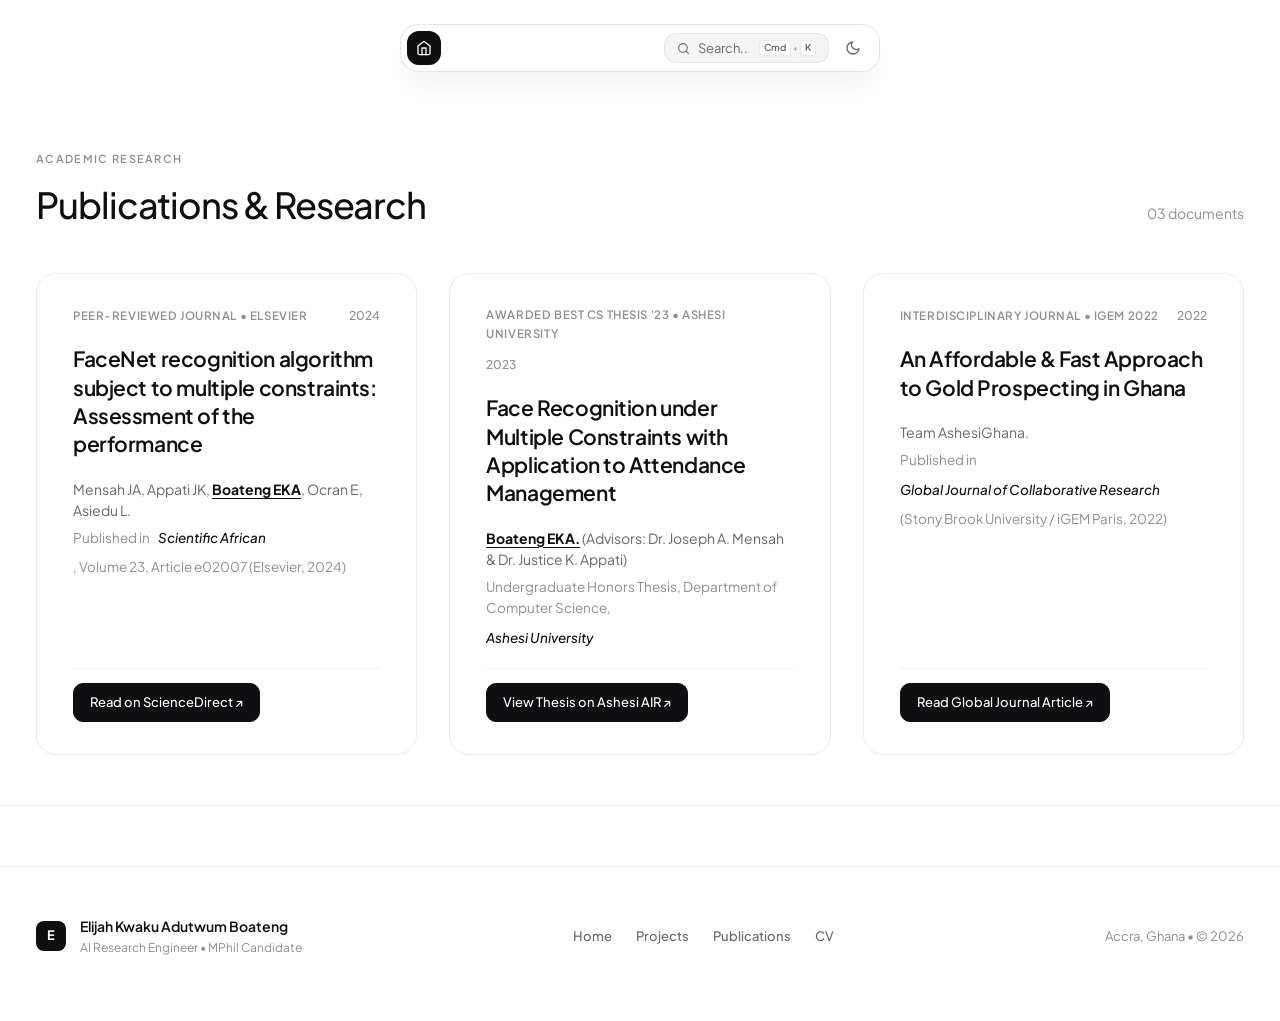
<file: publications.html>
<!DOCTYPE html>
<html lang="en" data-theme="light">
<head>
  <meta charset="UTF-8">
  <meta name="viewport" content="width=device-width, initial-scale=1.0">
  <title>Publications · Elijah Boateng</title>
  <meta name="description" content="Academic publications, honors thesis, and peer-reviewed research by Elijah Boateng across biometric systems, computer vision, and healthcare AI.">
  <link rel="stylesheet" href="style.css">
  <link rel="icon" type="image/png" sizes="32x32" href="favicon-32x32.png">
  <link rel="icon" type="image/png" sizes="16x16" href="favicon.png">
  <link rel="apple-touch-icon" sizes="180x180" href="apple-touch-icon.png">
  <link rel="shortcut icon" href="favicon.ico">
</head>
<body>
  <a class="skip-link" href="#content">Skip to content</a>

  <!-- Floating Navigation Pill (Home Icon Logo on Secondary Page) -->
  <header class="nav-pill-wrapper">
    <div class="nav-pill">
      <a href="index.html" class="nav-logo" aria-label="Home">
        <svg xmlns="http://www.w3.org/2000/svg" viewBox="0 0 24 24" fill="none" stroke="currentColor" stroke-width="2" stroke-linecap="round" stroke-linejoin="round">
          <path d="M3 9l9-7 9 7v11a2 2 0 0 1-2 2H5a2 2 0 0 1-2-2z"></path>
          <polyline points="9 22 9 12 15 12 15 22"></polyline>
        </svg>
      </a>

      <div class="nav-pill-actions">
        <button class="nav-search-btn" id="open-palette-btn" aria-label="Search portfolio">
          <span class="nav-search-left">
            <svg xmlns="http://www.w3.org/2000/svg" viewBox="0 0 24 24" fill="none" stroke="currentColor" stroke-width="2" stroke-linecap="round" stroke-linejoin="round">
              <circle cx="11" cy="11" r="8"></circle>
              <line x1="21" y1="21" x2="16.65" y2="16.65"></line>
            </svg>
            <span>Search..</span>
          </span>
          <span class="kbd-wrap">
            <kbd class="key-cap">Cmd</kbd>
            <span class="key-plus">+</span>
            <kbd class="key-cap">K</kbd>
          </span>
        </button>
        <button class="nav-theme-btn" id="theme-toggle-btn" aria-label="Toggle theme">
          <svg id="theme-icon-moon" xmlns="http://www.w3.org/2000/svg" viewBox="0 0 24 24" fill="none" stroke="currentColor" stroke-width="2" stroke-linecap="round" stroke-linejoin="round">
            <path d="M21 12.79A9 9 0 1 1 11.21 3 7 7 0 0 0 21 12.79z"></path>
          </svg>
          <svg id="theme-icon-sun" style="display: none;" xmlns="http://www.w3.org/2000/svg" viewBox="0 0 24 24" fill="none" stroke="currentColor" stroke-width="2" stroke-linecap="round" stroke-linejoin="round">
            <circle cx="12" cy="12" r="5"></circle>
            <line x1="12" y1="1" x2="12" y2="3"></line>
            <line x1="12" y1="21" x2="12" y2="23"></line>
            <line x1="4.22" y1="4.22" x2="5.64" y2="5.64"></line>
            <line x1="18.36" y1="18.36" x2="19.78" y2="19.78"></line>
            <line x1="1" y1="12" x2="3" y2="12"></line>
            <line x1="21" y1="12" x2="23" y2="12"></line>
            <line x1="4.22" y1="19.78" x2="5.64" y2="18.36"></line>
            <line x1="18.36" y1="5.64" x2="19.78" y2="4.22"></line>
          </svg>
        </button>
      </div>
    </div>
  </header>

  <main class="container" id="content">
    <section class="section" style="padding-top: 150px;">
      <div class="section-header" style="border-top: none; padding-top: 0; margin-bottom: 40px;">
        <div class="section-tagline">Academic Research</div>
        <div class="section-title-row">
          <h1 class="section-title">Publications & Research</h1>
          <div class="section-meta">03 documents</div>
        </div>
      </div>

      <div class="pub-list">
        <!-- Publication 1: Scientific African (Elsevier Journal) -->
        <article class="pub-card" id="pub-sciaf">
          <div class="pub-top-row">
            <div class="pub-badge-group">
              <span class="pub-badge">Peer-Reviewed Journal • Elsevier</span>
            </div>
            <span class="pub-year-badge">2024</span>
          </div>

          <h2 class="pub-title">
            FaceNet recognition algorithm subject to multiple constraints: Assessment of the performance
          </h2>

          <div class="pub-authors-venue">
            <div class="pub-authors">
              Mensah JA, Appati JK, <strong class="pub-author-me">Boateng EKA</strong>, Ocran E, Asiedu L.
            </div>
            <div class="pub-venue">
              Published in <span class="pub-venue-name">Scientific African</span>, Volume 23, Article e02007 (Elsevier, 2024)
            </div>
          </div>



          <div class="pub-actions-row">
            <div class="pub-links-group">
              <a href="https://www.sciencedirect.com/science/article/pii/S2468227623004611" target="_blank" rel="noopener noreferrer" class="pub-action-btn primary">
                <span>Read on ScienceDirect ↗</span>
              </a>
            </div>
          </div>
        </article>

        <!-- Publication 2: Honors Thesis (Awarded Best Thesis) -->
        <article class="pub-card" id="pub-thesis">
          <div class="pub-top-row">
            <div class="pub-badge-group">
              <span class="pub-badge">Awarded Best CS Thesis '23 • Ashesi University</span>
            </div>
            <span class="pub-year-badge">2023</span>
          </div>

          <h2 class="pub-title">
            Face Recognition under Multiple Constraints with Application to Attendance Management
          </h2>

          <div class="pub-authors-venue">
            <div class="pub-authors">
              <strong class="pub-author-me">Boateng EKA.</strong> (Advisors: Dr. Joseph A. Mensah & Dr. Justice K. Appati)
            </div>
            <div class="pub-venue">
              Undergraduate Honors Thesis, Department of Computer Science, <span class="pub-venue-name">Ashesi University</span>
            </div>
          </div>



          <div class="pub-actions-row">
            <div class="pub-links-group">
              <a href="https://hdl.handle.net/20.500.11988/1029" target="_blank" rel="noopener noreferrer" class="pub-action-btn primary">
                <span>View Thesis on Ashesi AIR ↗</span>
              </a>
            </div>
          </div>
        </article>

        <!-- Publication 3: iGEM 2022 Biosensor Journal Paper -->
        <article class="pub-card" id="pub-igem">
          <div class="pub-top-row">
            <div class="pub-badge-group">
              <span class="pub-badge">Interdisciplinary Journal • iGEM 2022</span>
            </div>
            <span class="pub-year-badge">2022</span>
          </div>

          <h2 class="pub-title">
            An Affordable & Fast Approach to Gold Prospecting in Ghana
          </h2>

          <div class="pub-authors-venue">
            <div class="pub-authors">
              Team AshesiGhana.
            </div>
            <div class="pub-venue">
              Published in <span class="pub-venue-name">Global Journal of Collaborative Research</span> (Stony Brook University / iGEM Paris, 2022)
            </div>
          </div>



          <div class="pub-actions-row">
            <div class="pub-links-group">
              <a href="https://2022.igem.wiki/stony-brook/collaborations/global-journal" target="_blank" rel="noopener noreferrer" class="pub-action-btn primary">
                <span>Read Global Journal Article ↗</span>
              </a>
            </div>
          </div>
        </article>
      </div>
    </section>
  </main>

  <!-- Full Width Divider -->
  <hr class="full-divider">

  <footer>
    <div class="container">
      <div class="footer-inner">
        <div class="footer-brand">
          <div class="footer-logo">E</div>
          <div>
            <div class="footer-name">Elijah Kwaku Adutwum Boateng</div>
            <div class="footer-role">AI Research Engineer • MPhil Candidate</div>
          </div>
        </div>
        <nav class="footer-nav">
          <a href="index.html">Home</a>
          <a href="projects.html">Projects</a>
          <a href="publications.html">Publications</a>
          <a href="cv.html">CV</a>
        </nav>
        <div class="footer-copy">
          Accra, Ghana • &copy; 2026
        </div>
      </div>
    </div>
  </footer>

  <!-- Command Palette / Search Modal -->
  <div class="modal-overlay" id="palette-modal" aria-hidden="true">
    <div class="palette-modal">
      <div class="palette-search-row">
        <svg xmlns="http://www.w3.org/2000/svg" viewBox="0 0 24 24" fill="none" stroke="currentColor" stroke-width="2" stroke-linecap="round" stroke-linejoin="round">
          <circle cx="11" cy="11" r="8"></circle>
          <line x1="21" y1="21" x2="16.65" y2="16.65"></line>
        </svg>
        <input type="text" class="palette-input" id="palette-search-input" placeholder="Search publications, thesis, articles..." autocomplete="off">
        <button class="palette-close-btn" id="close-palette-btn" aria-label="Close search">✕</button>
      </div>
      
      <div class="palette-list" id="palette-items-list">
        <!-- Rendered dynamically -->
      </div>

      <div class="palette-footer">
        <span>Press <kbd style="font-family:inherit;background:var(--card-bg);padding:2px 4px;border:1px solid var(--card-border);border-radius:4px;">ESC</kbd> to close</span>
        <span class="kbd-wrap">
          <kbd class="key-cap">Cmd</kbd>
          <span class="key-plus">+</span>
          <kbd class="key-cap">K</kbd>
        </span>
      </div>
    </div>
  </div>

  <script>
    // Theme Management
    const themeToggleBtn = document.getElementById('theme-toggle-btn');
    const moonIcon = document.getElementById('theme-icon-moon');
    const sunIcon = document.getElementById('theme-icon-sun');
    const htmlElement = document.documentElement;

    function applyTheme(theme) {
      htmlElement.setAttribute('data-theme', theme);
      localStorage.setItem('theme', theme);
      if (theme === 'dark') {
        moonIcon.style.display = 'none';
        sunIcon.style.display = 'block';
      } else {
        moonIcon.style.display = 'block';
        sunIcon.style.display = 'none';
      }
    }

    const savedTheme = localStorage.getItem('theme') || (window.matchMedia('(prefers-color-scheme: dark)').matches ? 'dark' : 'light');
    applyTheme(savedTheme);

    themeToggleBtn.addEventListener('click', () => {
      const current = htmlElement.getAttribute('data-theme');
      applyTheme(current === 'dark' ? 'light' : 'dark');
    });

    // =========================================================================
    // DYNAMIC FULL-TEXT SEARCH ENGINE
    // =========================================================================
    const searchDatabase = [
      { title: "Home Portfolio", desc: "Return to main homepage portfolio and selected work", tag: "PAGE", url: "index.html" },
      { title: "Selected Work", desc: "Aires Clinical CDS, FaceNet biometrics, StudentOS, Interius multi-agent, wav2vec-U, Whisper", tag: "SECTION", url: "index.html#work" },
      { title: "Publications & Research", desc: "Scientific African (Elsevier 2024), Ashesi Honors Thesis, iGEM Bio-Prospecting Journal Paper", tag: "PAGE", url: "publications.html" },
      { title: "Research Interests & Goals", desc: "Multi-agent learning, healthcare CDS, low-resource speech ASR, biometrics under constraints", tag: "SECTION", url: "index.html#research" },
      { title: "Curriculum Vitae", desc: "Complete academic and engineering CV document with PDF download", tag: "PAGE", url: "cv.html" },

      // Publications
      { title: "FaceNet Assessment of Performance (Elsevier)", desc: "Scientific African — Empirical evaluation under mask occlusion, yaw angles, illumination shifts, Triplet loss", tag: "PAPER", selector: "#pub-sciaf" },
      { title: "Face Recognition Attendance Management Thesis", desc: "Best CS Thesis '23 — Constraint-tolerant biometric verification system for institutional tracking", tag: "THESIS", selector: "#pub-thesis" },
      { title: "Gold Prospecting Biosensor Article (iGEM)", desc: "Global Journal / Stony Brook — Multi-functional bacterial biosensor for pathfinder mineral detection", tag: "PAPER", selector: "#pub-igem" },
      { title: "What Is a Neural Network? A Not-So-Beginner Approach", desc: "A practical look at what neural networks compute, how they learn, and why architecture matters.", tag: "POST", url: "what-is-a-neural-network-a-not-so-beginner-approach.html" }
    ];

    const paletteModal = document.getElementById('palette-modal');
    const openPaletteBtn = document.getElementById('open-palette-btn');
    const closePaletteBtn = document.getElementById('close-palette-btn');
    const paletteSearchInput = document.getElementById('palette-search-input');
    const paletteList = document.getElementById('palette-items-list');

    function renderSearchResults(query) {
      paletteList.innerHTML = '';
      const clean = query.toLowerCase().trim();

      const matches = clean === '' 
        ? searchDatabase.slice(0, 6) 
        : searchDatabase.filter(item => {
            return item.title.toLowerCase().includes(clean) || item.desc.toLowerCase().includes(clean) || item.tag.toLowerCase().includes(clean);
          });

      if (matches.length === 0) {
        paletteList.innerHTML = `
          <div style="padding: 24px; text-align: center; color: var(--text-muted); font-size: 13.5px;">
            No results found for "<strong style="color:var(--text-primary);">${escapeHTML(query)}</strong>".
          </div>
        `;
        return;
      }

      matches.forEach((item, idx) => {
        const itemEl = document.createElement('a');
        itemEl.className = 'palette-item';
        itemEl.href = item.url || '#';

        let highlightedTitle = item.title;
        let highlightedDesc = item.desc;

        if (clean !== '') {
          const regex = new RegExp(`(${clean.replace(/[.*+?^${}()|[\]\\]/g, '\\$&')})`, 'gi');
          highlightedTitle = highlightedTitle.replace(regex, '<span class="palette-snippet-highlight">$1</span>');
          highlightedDesc = highlightedDesc.replace(regex, '<span class="palette-snippet-highlight">$1</span>');
        }

        itemEl.innerHTML = `
          <span class="palette-item-num">${String(idx + 1).padStart(2, '0')}</span>
          <div class="palette-item-info">
            <div class="palette-item-title">
              ${highlightedTitle}
              <span class="palette-match-tag">${item.tag}</span>
            </div>
            <div class="palette-item-desc">${highlightedDesc}</div>
          </div>
          <span class="palette-item-arrow">↗</span>
        `;

        itemEl.addEventListener('click', (e) => {
          if (item.selector) {
            const targetEl = document.querySelector(item.selector);
            if (targetEl) {
              e.preventDefault();
              closeModal();
              targetEl.scrollIntoView({ behavior: 'smooth', block: 'center' });
              targetEl.classList.remove('search-match-highlight');
              void targetEl.offsetWidth;
              targetEl.classList.add('search-match-highlight');
              return;
            }
          }
        });

        paletteList.appendChild(itemEl);
      });
    }

    function escapeHTML(str) {
      return str.replace(/[&<>'"]/g, 
        tag => ({ '&': '&amp;', '<': '&lt;', '>': '&gt;', "'": '&#39;', '"': '&quot;' }[tag] || tag)
      );
    }

    function openModal() {
      paletteModal.classList.add('active');
      paletteModal.setAttribute('aria-hidden', 'false');
      paletteSearchInput.value = '';
      renderSearchResults('');
      setTimeout(() => paletteSearchInput.focus(), 50);
    }

    function closeModal() {
      paletteModal.classList.remove('active');
      paletteModal.setAttribute('aria-hidden', 'true');
    }

    if (openPaletteBtn) openPaletteBtn.addEventListener('click', openModal);
    if (closePaletteBtn) closePaletteBtn.addEventListener('click', closeModal);

    paletteModal.addEventListener('click', (e) => {
      if (e.target === paletteModal) {
        closeModal();
      }
    });

    document.addEventListener('keydown', (e) => {
      if ((e.metaKey || e.ctrlKey) && e.key.toLowerCase() === 'k') {
        e.preventDefault();
        if (paletteModal.classList.contains('active')) {
          closeModal();
        } else {
          openModal();
        }
      } else if (e.key === 'Escape' && paletteModal.classList.contains('active')) {
        closeModal();
      }
    });

    paletteSearchInput.addEventListener('input', (e) => {
      renderSearchResults(e.target.value);
    });
  </script>
</body>
</html>
</file>
<file: style.css>
@import url('https://fonts.googleapis.com/css2?family=Plus+Jakarta+Sans:wght@300;400;500;600;700;800&display=swap');

* {
  box-sizing: border-box;
  margin: 0;
  padding: 0;
}

:root {
  --bg: #FFFFFF;
  --bg-secondary: #FAFAFA;
  --card-bg: #FFFFFF;
  --card-border: #EAEAEA;
  --card-hover-border: #D1D1D6;
  --text-primary: #0F0F11;
  --text-secondary: #66666E;
  --text-muted: #8E8E93;
  --line: #EFEFEF;
  --pill-bg: rgba(255, 255, 255, 0.78);
  --pill-border: rgba(0, 0, 0, 0.1);
  --btn-primary-bg: #0F0F11;
  --btn-primary-text: #FFFFFF;
  --btn-secondary-bg: #FFFFFF;
  --btn-secondary-border: #E5E5EA;
  --btn-secondary-text: #0F0F11;
  --tag-bg: #F4F4F6;
  --tag-text: #505059;
  --dot-color: #10B981;
  --modal-bg: #FFFFFF;
  --modal-overlay: rgba(0, 0, 0, 0.4);
  --contact-card-bg: #121214;
  --contact-card-text: #FFFFFF;
  --contact-card-sub: #A1A1AA;
}

[data-theme="dark"] {
  --bg: #0A0A0C;
  --bg-secondary: #111113;
  --card-bg: #131316;
  --card-border: #222228;
  --card-hover-border: #3A3A42;
  --text-primary: #F4F4F6;
  --text-secondary: #9E9EA8;
  --text-muted: #6C6C75;
  --line: #1E1E24;
  --pill-bg: rgba(18, 18, 24, 0.78);
  --pill-border: rgba(255, 255, 255, 0.14);
  --btn-primary-bg: #F4F4F6;
  --btn-primary-text: #0A0A0C;
  --btn-secondary-bg: #18181C;
  --btn-secondary-border: #2A2A32;
  --btn-secondary-text: #F4F4F6;
  --tag-bg: #1C1C22;
  --tag-text: #A1A1AA;
  --modal-bg: #16161A;
  --modal-overlay: rgba(0, 0, 0, 0.7);
  --contact-card-bg: #141418;
  --contact-card-text: #FFFFFF;
  --contact-card-sub: #9E9EA8;
}

html {
  scroll-behavior: smooth;
}

body {
  background-color: var(--bg);
  color: var(--text-primary);
  font-family: 'Plus Jakarta Sans', -apple-system, BlinkMacSystemFont, "Segoe UI", Roboto, Helvetica, Arial, sans-serif;
  line-height: 1.6;
  font-size: 15px;
  text-rendering: optimizeLegibility;
  -webkit-font-smoothing: antialiased;
  -moz-osx-font-smoothing: grayscale;
  transition: background-color 0.25s ease, color 0.25s ease;
  overflow-x: hidden;
  width: 100%;
}

/* Skip link */
.skip-link {
  position: absolute;
  left: -9999px;
  top: auto;
}
.skip-link:focus {
  left: 24px;
  top: 16px;
  z-index: 10000;
  background: var(--bg);
  color: var(--text-primary);
  border: 1px solid var(--card-border);
  padding: 6px 12px;
  border-radius: 8px;
}

/* Layout - Full Width Container (Broadened Card Width) */
.container {
  max-width: 1480px;
  margin: 0 auto;
  padding: 0 36px;
  width: 100%;
}

/* Edge-to-Edge Divider */
.full-divider {
  width: 100vw;
  position: relative;
  left: 50%;
  right: 50%;
  margin-left: -50vw;
  margin-right: -50vw;
  border: none;
  border-top: 1px solid var(--line);
  margin-top: 0;
  margin-bottom: 0;
}

/* Floating Navigation Bar (Light Greyish Border & Compact Search) */
.nav-pill-wrapper {
  position: fixed;
  top: 24px;
  left: 0;
  right: 0;
  display: flex;
  justify-content: center;
  z-index: 1000;
  pointer-events: none;
}

.nav-pill {
  pointer-events: auto;
  background: var(--pill-bg);
  backdrop-filter: blur(28px) saturate(180%);
  -webkit-backdrop-filter: blur(28px) saturate(180%);
  border: 1px solid var(--pill-border); /* Light greyish border */
  border-radius: 18px;
  padding: 6px 10px 6px 6px;
  display: flex;
  align-items: center;
  justify-content: space-between;
  gap: 16px;
  box-shadow: 0 16px 36px -10px rgba(0, 0, 0, 0.08);
  transition: all 0.2s ease;
  width: auto;
  min-width: 480px; /* Increased nav width */
  max-width: 560px;
}

[data-theme="dark"] .nav-pill {
  box-shadow: 0 16px 36px -10px rgba(0, 0, 0, 0.35);
}

/* Nav Logo & Hover Dropdown */
.nav-logo-dropdown-wrap {
  position: relative;
  display: inline-flex;
}

.nav-logo {
  background: var(--btn-primary-bg);
  color: var(--btn-primary-text);
  width: 34px;
  height: 34px;
  border-radius: 12px;
  display: flex;
  align-items: center;
  justify-content: center;
  font-weight: 700;
  font-size: 14px;
  text-decoration: none;
  transition: transform 0.15s ease, box-shadow 0.15s ease;
  flex-shrink: 0;
  cursor: pointer;
}

.nav-logo svg {
  width: 16px;
  height: 16px;
  color: var(--btn-primary-text);
}

.nav-logo:hover {
  transform: scale(1.05);
  box-shadow: 0 4px 12px rgba(0, 0, 0, 0.15);
}
  font-size: 10.5px;
  font-weight: 700;
  text-transform: uppercase;
  letter-spacing: 0.08em;
  color: var(--text-muted);
  padding: 6px 10px 4px;
}

.nav-dropdown-link {
  display: flex;
  align-items: center;
  gap: 10px;
  padding: 8px 10px;
  border-radius: 10px;
  font-size: 13px;
  font-weight: 500;
  color: var(--text-primary);
  text-decoration: none;
  transition: all 0.15s ease;
}

.nav-dropdown-link:hover {
  background: var(--tag-bg);
  color: var(--text-primary);
  transform: translateX(2px);
}

.nav-dropdown-icon {
  font-size: 12px;
  width: 16px;
  display: inline-flex;
  justify-content: center;
  color: var(--text-muted);
}

.nav-dropdown-divider {
  height: 1px;
  background: var(--line);
  margin: 6px 4px;
}

.nav-pill-actions {
  display: flex;
  align-items: center;
  gap: 8px;
  flex-grow: 1;
  justify-content: flex-end;
}

.nav-search-btn {
  display: flex;
  align-items: center;
  justify-content: space-between;
  gap: 10px;
  background: rgba(0, 0, 0, 0.04);
  backdrop-filter: blur(8px);
  -webkit-backdrop-filter: blur(8px);
  color: var(--text-secondary);
  font-size: 13px;
  font-family: inherit;
  border: 1px solid rgba(0, 0, 0, 0.06);
  padding: 6px 12px;
  border-radius: 12px;
  cursor: pointer;
  transition: all 0.15s ease;
  min-width: 165px; /* Reduced search bar width */
}

[data-theme="dark"] .nav-search-btn {
  background: rgba(255, 255, 255, 0.06);
  border: 1px solid rgba(255, 255, 255, 0.08);
}

.nav-search-btn:hover {
  background: var(--card-hover-border);
  color: var(--text-primary);
}

.nav-search-left {
  display: flex;
  align-items: center;
  gap: 8px;
}

.nav-search-btn svg {
  width: 13px;
  height: 13px;
}

/* Keyboard Shortcut Key UI Style (Refined & Compact) */
.kbd-wrap {
  display: inline-flex;
  align-items: center;
  gap: 2px;
}

.key-cap {
  font-family: inherit;
  font-size: 9.5px; /* Reduced size */
  font-weight: 600;
  background: var(--bg);
  border: 1px solid var(--card-border);
  box-shadow: 0 1px 2px rgba(0, 0, 0, 0.04);
  padding: 1px 4px;
  border-radius: 4px;
  color: var(--text-secondary);
  line-height: 1.2;
}

.key-plus {
  font-size: 8px;
  color: var(--text-muted);
}

.nav-theme-btn {
  background: transparent;
  border: none;
  color: var(--text-secondary);
  cursor: pointer;
  display: flex;
  align-items: center;
  justify-content: center;
  width: 32px;
  height: 32px;
  border-radius: 10px;
  transition: color 0.15s ease, background-color 0.15s ease;
  flex-shrink: 0;
}

.nav-theme-btn:hover {
  color: var(--text-primary);
  background: var(--tag-bg);
}

.nav-blog-link {
  font-size: 13.5px;
  font-weight: 500;
  color: var(--text-secondary);
  text-decoration: none;
  padding: 6px 12px;
  border-radius: 10px;
  transition: all 0.15s ease;
  flex-shrink: 0;
}

.nav-blog-link:hover {
  color: var(--text-primary);
  background: var(--tag-bg);
}

.nav-theme-btn svg {
  width: 16px;
  height: 16px;
}

/* Hero Section (Generous Whitespace & Extended Bottom Line) */
.hero {
  text-align: center;
  padding: 210px 0 145px; /* Sent divider down with generous whitespace */
  display: flex;
  flex-direction: column;
  align-items: center;
}

.hero-avatar-wrap {
  position: relative;
  margin-bottom: 24px;
}

.hero-avatar {
  width: 86px;
  height: 86px;
  border-radius: 22px;
  object-fit: cover;
  display: block;
  box-shadow: 0 8px 24px rgba(0, 0, 0, 0.08);
  border: 1px solid var(--card-border);
}

.hero-greeting {
  font-size: 19px;
  font-weight: 500;
  color: var(--text-primary);
  margin-bottom: 8px;
  display: flex;
  align-items: center;
  justify-content: center;
  gap: 6px;
}

.hero-status {
  display: inline-flex;
  align-items: center;
  gap: 8px;
  font-size: 14.5px;
  color: var(--text-secondary);
  margin-bottom: 64px;
}

.status-dot {
  width: 7px;
  height: 7px;
  background-color: var(--dot-color);
  border-radius: 50%;
  position: relative;
}

.status-dot::after {
  content: '';
  position: absolute;
  top: -2px;
  left: -2px;
  right: -2px;
  bottom: -2px;
  border-radius: 50%;
  background: var(--dot-color);
  opacity: 0.4;
  animation: pulse 2s infinite ease-out;
}

@keyframes pulse {
  0% { transform: scale(1); opacity: 0.4; }
  70% { transform: scale(2.2); opacity: 0; }
  100% { transform: scale(2.2); opacity: 0; }
}

.hero-title {
  font-size: 60px;
  font-weight: 500;
  letter-spacing: -0.04em;
  color: var(--text-primary);
  margin-bottom: 24px;
  line-height: 1.1;
}

.hero-desc {
  font-size: 17px;
  line-height: 1.7;
  color: var(--text-secondary);
  max-width: 740px;
  margin: 0 auto 50px;
  font-weight: 400;
}

/* Buttons */
.button-group {
  display: flex;
  gap: 12px;
  justify-content: center;
}

.btn {
  display: inline-flex;
  align-items: center;
  gap: 8px;
  padding: 11px 24px;
  border-radius: 12px;
  font-size: 14px;
  font-weight: 500;
  cursor: pointer;
  transition: background-color 0.15s ease, border-color 0.15s ease, color 0.15s ease;
  text-decoration: none;
  font-family: inherit;
  border: 1px solid transparent;
}

.btn-primary {
  background: var(--btn-primary-bg);
  color: var(--btn-primary-text);
  border-color: var(--btn-primary-bg);
}

.btn-primary:hover {
  opacity: 0.92;
}

.btn-secondary {
  background: var(--btn-secondary-bg);
  color: var(--btn-secondary-text);
  border-color: var(--btn-secondary-border);
}

.btn-secondary:hover {
  background: var(--tag-bg);
  border-color: var(--card-hover-border);
}

/* Copied Button (Clean, No Gymnastics) */
.btn.btn-copied,
.btn-contact-copy.btn-copied {
  background: linear-gradient(135deg, rgba(16, 185, 129, 0.14) 0%, rgba(5, 150, 105, 0.22) 100%) !important;
  color: #10B981 !important;
  border-color: rgba(16, 185, 129, 0.45) !important;
  box-shadow: none !important;
  transform: none !important;
  animation: none !important;
}

.btn svg,
.btn-contact-copy svg {
  width: 15px;
  height: 15px;
}

/* Section Header */
.section {
  padding: 80px 0 50px;
  width: 100%;
}

.section-header {
  border-top: 1px solid var(--line);
  padding-top: 56px;
  margin-bottom: 40px;
  width: 100%;
}

.section-tagline {
  font-size: 11px;
  font-weight: 600;
  text-transform: uppercase;
  letter-spacing: 0.12em;
  color: var(--text-muted);
  margin-bottom: 8px;
}

.section-title-row {
  display: flex;
  justify-content: space-between;
  align-items: baseline;
  width: 100%;
}

.section-title {
  font-size: 36px;
  font-weight: 500;
  letter-spacing: -0.03em;
  color: var(--text-primary);
}

.section-meta {
  font-size: 14px;
  color: var(--text-muted);
  font-weight: 400;
}

/* ==========================================================================
   TESSEL-STYLE 3-COLUMN PROJECT CARDS (2 Bullets Only)
   ========================================================================== */
.tessel-grid-3 {
  display: grid;
  grid-template-columns: repeat(3, 1fr);
  gap: 48px 40px; /* Slightly bigger space between cards */
  width: 100%;
}

.tessel-card {
  background: var(--card-bg);
  border: 1px solid var(--card-border);
  border-radius: 22px;
  overflow: hidden;
  box-shadow: 0 10px 30px rgba(0, 0, 0, 0.04);
  transition: transform 0.25s ease, box-shadow 0.25s ease, border-color 0.25s ease;
  display: flex;
  flex-direction: column;
}

.tessel-card:hover {
  transform: translateY(-4px);
  border-color: var(--card-hover-border);
  box-shadow: 0 18px 42px rgba(0, 0, 0, 0.08);
}

/* ==========================================================================
   ORIGINAL ORGANIC FLOW IRIDESCENT GRADIENT BANNERS
   ========================================================================== */
.tessel-banner {
  padding: 28px 24px 28px;
  position: relative;
  overflow: hidden;
  color: #FFFFFF;
  display: flex;
  flex-direction: column;
  justify-content: space-between;
  min-height: 255px;
  border-top-left-radius: 22px;
  border-top-right-radius: 22px;
}

/* Card 1: Healthcare AI */
.tessel-banner.banner-medical {
  background: radial-gradient(circle at 80% 20%, rgba(56, 189, 248, 0.45) 0%, transparent 50%),
              radial-gradient(circle at 20% 80%, rgba(16, 185, 129, 0.45) 0%, transparent 60%),
              linear-gradient(135deg, #0c4a6e 0%, #075985 30%, #064e3b 70%, #022c22 100%);
}

/* Card 2: Robust Face Recognition */
.tessel-banner.banner-vision {
  background: radial-gradient(circle at 85% 15%, rgba(168, 85, 247, 0.45) 0%, transparent 55%),
              radial-gradient(circle at 15% 85%, rgba(6, 182, 212, 0.4) 0%, transparent 60%),
              linear-gradient(135deg, #2e1065 0%, #4338ca 40%, #0e7490 80%, #082f49 100%);
}

/* Card 3: StudentOS */
.tessel-banner.banner-studentos {
  background: radial-gradient(circle at 80% 20%, rgba(244, 63, 94, 0.4) 0%, transparent 50%),
              radial-gradient(circle at 20% 80%, rgba(139, 92, 246, 0.45) 0%, transparent 60%),
              linear-gradient(135deg, #1e1b4b 0%, #312e81 35%, #4c1d95 70%, #1e293b 100%);
}

/* Card 4: NokwarePay AI Security */
.tessel-banner.banner-security {
  background: radial-gradient(circle at 80% 20%, rgba(16, 185, 129, 0.45) 0%, transparent 50%),
              radial-gradient(circle at 20% 80%, rgba(234, 88, 12, 0.4) 0%, transparent 60%),
              linear-gradient(135deg, #064e3b 0%, #047857 35%, #1e293b 70%, #0f172a 100%);
}

/* Card 5: Speech & Audio AI */
.tessel-banner.banner-speech {
  background: radial-gradient(circle at 80% 20%, rgba(245, 158, 11, 0.45) 0%, transparent 50%),
              radial-gradient(circle at 20% 80%, rgba(225, 29, 72, 0.4) 0%, transparent 60%),
              linear-gradient(135deg, #7c2d12 0%, #9a3412 35%, #831843 70%, #3b0764 100%);
}

/* Card 6: Affective Computing */
.tessel-banner.banner-affective {
  background: radial-gradient(circle at 80% 20%, rgba(236, 72, 153, 0.45) 0%, transparent 50%),
              radial-gradient(circle at 20% 80%, rgba(99, 102, 241, 0.45) 0%, transparent 60%),
              linear-gradient(135deg, #4a044e 0%, #701a75 35%, #312e81 70%, #0f172a 100%);
}

.tessel-banner-top {
  display: flex;
  justify-content: flex-start;
  align-items: center;
  position: relative;
  z-index: 2;
  margin-bottom: 18px;
}

.tessel-brand {
  font-size: 11.5px;
  font-weight: 700;
  text-transform: uppercase;
  letter-spacing: 0.08em;
  color: rgba(255, 255, 255, 0.9);
  text-shadow: 0 1px 4px rgba(0, 0, 0, 0.4);
}

.tessel-tag {
  display: inline-flex;
  align-items: center;
  padding: 4px 11px;
  background: rgba(255, 255, 255, 0.24);
  backdrop-filter: blur(16px);
  -webkit-backdrop-filter: blur(16px);
  border: 1px solid rgba(255, 255, 255, 0.45);
  border-radius: 100px;
  font-size: 10px;
  font-weight: 700;
  text-transform: uppercase;
  letter-spacing: 0.08em;
  color: #FFFFFF;
  box-shadow: 0 2px 8px rgba(0, 0, 0, 0.12);
  text-shadow: 0 1px 4px rgba(0, 0, 0, 0.15);
}

.tessel-banner-mid {
  position: relative;
  z-index: 2;
  margin-bottom: 18px;
}

.tessel-headline {
  font-size: 21px;
  font-weight: 700;
  line-height: 1.25;
  letter-spacing: -0.02em;
  color: #FFFFFF;
  margin-bottom: 6px;
  text-shadow: 0 2px 10px rgba(0, 0, 0, 0.2);
}

.tessel-subtext {
  font-size: 12.5px;
  line-height: 1.55;
  color: rgba(255, 255, 255, 0.94);
  text-shadow: 0 1px 6px rgba(0, 0, 0, 0.18);
}

.tessel-banner-bottom {
  position: relative;
  z-index: 2;
}

.tessel-action-btn {
  display: inline-flex;
  align-items: center;
  gap: 6px;
  background: #FFFFFF;
  color: #0F0F11;
  font-size: 12px;
  font-weight: 600;
  padding: 7px 15px;
  border-radius: 100px;
  text-decoration: none;
  transition: all 0.2s cubic-bezier(0.16, 1, 0.3, 1);
  box-shadow: 0 4px 14px rgba(0, 0, 0, 0.15);
}

.tessel-action-btn:hover {
  transform: translateY(-2px);
  background: #F4F4F6;
  box-shadow: 0 8px 20px rgba(0, 0, 0, 0.22);
}

.tessel-action-btn svg {
  width: 12px;
  height: 12px;
}

.tessel-banner-top {
  display: flex;
  justify-content: space-between;
  align-items: center;
  position: relative;
  z-index: 2;
  margin-bottom: 18px;
}

.tessel-brand {
  display: flex;
  align-items: center;
  gap: 6px;
  font-size: 11.5px;
  font-weight: 700;
  text-transform: uppercase;
  letter-spacing: 0.08em;
  color: #FFFFFF;
}

.tessel-brand svg {
  width: 14px;
  height: 14px;
  opacity: 0.9;
}

.tessel-tag {
  display: inline-flex;
  align-items: center;
  padding: 3.5px 10px;
  background: rgba(255, 255, 255, 0.08);
  backdrop-filter: blur(12px);
  -webkit-backdrop-filter: blur(12px);
  border: 1px solid rgba(255, 255, 255, 0.16);
  border-radius: 100px;
  font-size: 10px;
  font-weight: 700;
  text-transform: uppercase;
  letter-spacing: 0.08em;
  color: #F4F4F6;
}

.tessel-banner-mid {
  position: relative;
  z-index: 2;
  margin-bottom: 18px;
}

.tessel-headline {
  font-size: 21px;
  font-weight: 700;
  line-height: 1.25;
  letter-spacing: -0.02em;
  color: #FFFFFF;
  margin-bottom: 6px;
}

.tessel-subtext {
  font-size: 12.5px;
  line-height: 1.55;
  color: rgba(255, 255, 255, 0.75);
}

.tessel-banner-bottom {
  position: relative;
  z-index: 2;
}

.tessel-action-btn {
  display: inline-flex;
  align-items: center;
  gap: 6px;
  background: #FFFFFF;
  color: #0F0F11;
  font-size: 12px;
  font-weight: 600;
  padding: 7px 15px;
  border-radius: 100px;
  text-decoration: none;
  transition: all 0.2s cubic-bezier(0.16, 1, 0.3, 1);
  box-shadow: 0 4px 12px rgba(0, 0, 0, 0.12);
}

.tessel-action-btn:hover {
  transform: translateY(-2px);
  background: #F4F4F6;
  box-shadow: 0 8px 18px rgba(0, 0, 0, 0.18);
}

.tessel-action-btn svg {
  width: 12px;
  height: 12px;
}

/* 2-Bullet Contributions Section */
.tessel-contributions {
  padding: 20px 20px 22px;
  display: flex;
  flex-direction: column;
  gap: 12px;
  background: var(--card-bg);
  flex-grow: 1;
}

.contrib-item {
  display: flex;
  flex-direction: column;
  gap: 2px;
  padding-bottom: 10px;
  border-bottom: 1px solid var(--line);
}

.contrib-item:last-child {
  padding-bottom: 0;
  border-bottom: none;
}

.contrib-title {
  font-size: 12.5px;
  font-weight: 600;
  color: var(--text-primary);
  letter-spacing: -0.01em;
  display: flex;
  align-items: baseline;
  gap: 6px;
}

.contrib-title::before {
  content: '•';
  color: var(--text-muted);
  font-size: 13px;
  line-height: 1;
}

.contrib-desc {
  font-size: 12px;
  color: var(--text-secondary);
  line-height: 1.5;
  padding-left: 11px;
}

/* ==========================================================================
   PUBLICATIONS & ACADEMIC PAPERS
   ========================================================================== */
.pub-list {
  display: grid;
  grid-template-columns: repeat(3, 1fr);
  gap: 32px;
  width: 100%;
}

@media (max-width: 1200px) and (min-width: 769px) {
  .pub-list {
    grid-template-columns: repeat(2, 1fr);
  }
  .pub-card:last-child:nth-child(odd) {
    grid-column: span 2;
  }
}

@media (max-width: 768px) {
  .pub-list {
    grid-template-columns: 1fr;
  }
}

.pub-card {
  background: var(--card-bg);
  border: 1px solid var(--card-border);
  border-radius: 20px;
  padding: 32px 36px;
  transition: transform 0.2s ease, border-color 0.2s ease, box-shadow 0.2s ease;
  display: flex;
  flex-direction: column;
  gap: 20px;
  position: relative;
}

.pub-card:hover {
  border-color: var(--card-hover-border);
  box-shadow: 0 14px 36px rgba(0, 0, 0, 0.05);
  transform: translateY(-2px);
}

.pub-top-row {
  display: flex;
  justify-content: space-between;
  align-items: center;
  flex-wrap: wrap;
  gap: 12px;
}

.pub-badge-group {
  display: flex;
  align-items: center;
  gap: 10px;
  flex-wrap: wrap;
}

.pub-badge {
  display: inline-flex;
  align-items: center;
  font-size: 11.5px;
  font-weight: 600;
  letter-spacing: 0.05em;
  text-transform: uppercase;
  color: var(--text-muted);
  background: transparent;
  border: none;
  padding: 0;
}

.pub-badge.journal,
.pub-badge.award,
.pub-badge.preprint {
  background: transparent;
  color: var(--text-muted);
  border: none;
}

.pub-year-badge {
  font-size: 12px;
  font-weight: 500;
  color: var(--text-muted);
  font-family: inherit;
}

.pub-title {
  font-size: 21px;
  font-weight: 600;
  line-height: 1.35;
  color: var(--text-primary);
  letter-spacing: -0.02em;
}

.pub-authors-venue {
  display: flex;
  flex-direction: column;
  gap: 6px;
  font-size: 14px;
}

.pub-authors {
  color: var(--text-secondary);
  line-height: 1.5;
}

.pub-author-me {
  color: var(--text-primary);
  font-weight: 700;
  text-decoration: underline;
  text-underline-offset: 3px;
}

.pub-venue {
  color: var(--text-muted);
  font-size: 13.5px;
  display: flex;
  align-items: center;
  gap: 8px;
  flex-wrap: wrap;
}

.pub-venue-name {
  color: var(--text-primary);
  font-style: italic;
  font-weight: 500;
}

.pub-abstract-box {
  background: var(--bg-secondary);
  border: 1px solid var(--line);
  border-radius: 12px;
  padding: 16px 20px;
}

.pub-abstract-label {
  font-size: 10.5px;
  font-weight: 700;
  text-transform: uppercase;
  letter-spacing: 0.1em;
  color: var(--text-muted);
  margin-bottom: 6px;
}

.pub-abstract-text {
  font-size: 13.5px;
  color: var(--text-secondary);
  line-height: 1.6;
}

.pub-tags-row {
  display: flex;
  flex-wrap: wrap;
  gap: 8px;
}

.pub-tag {
  background: var(--tag-bg);
  color: var(--tag-text);
  font-size: 12px;
  font-weight: 500;
  padding: 4px 10px;
  border-radius: 6px;
  display: inline-flex;
  align-items: center;
  gap: 4px;
}

.pub-tag-key {
  color: var(--text-muted);
  font-weight: 400;
}

.pub-actions-row {
  display: flex;
  align-items: center;
  justify-content: space-between;
  flex-wrap: wrap;
  gap: 14px;
  padding-top: 14px;
  border-top: 1px solid var(--line);
  margin-top: auto;
}

.pub-links-group {
  display: flex;
  align-items: center;
  gap: 10px;
  flex-wrap: wrap;
}

.pub-action-btn {
  display: inline-flex;
  align-items: center;
  gap: 6px;
  padding: 8px 16px;
  border-radius: 10px;
  font-size: 13px;
  font-weight: 500;
  text-decoration: none;
  cursor: pointer;
  font-family: inherit;
  transition: all 0.15s ease;
}

.pub-action-btn.primary {
  background: var(--btn-primary-bg);
  color: var(--btn-primary-text);
  border: 1px solid var(--btn-primary-bg);
}

.pub-action-btn.primary:hover {
  opacity: 0.9;
  transform: translateY(-1px);
}

.pub-action-btn.secondary {
  background: var(--card-bg);
  color: var(--text-primary);
  border: 1px solid var(--card-border);
}

.pub-action-btn.secondary:hover {
  background: var(--tag-bg);
  border-color: var(--card-hover-border);
}

.pub-action-btn svg {
  width: 14px;
  height: 14px;
}

.bibtex-drawer {
  display: none;
  background: var(--bg);
  border: 1px solid var(--card-border);
  border-radius: 10px;
  padding: 16px 20px;
  margin-top: 4px;
  position: relative;
}

.bibtex-drawer.open {
  display: block;
  animation: fadeIn 0.2s ease-out;
}

.bibtex-code {
  font-family: ui-monospace, SFMono-Regular, Menlo, Monaco, Consolas, monospace;
  font-size: 12px;
  line-height: 1.6;
  color: var(--text-secondary);
  white-space: pre-wrap;
  word-break: break-all;
}

@keyframes fadeIn {
  from { opacity: 0; transform: translateY(-4px); }
  to { opacity: 1; transform: translateY(0); }
}

/* ==========================================================================
   EXPERIENCE SECTION (Unified, Consistent Visual Cards)
   ========================================================================== */
.exp-list {
  display: flex;
  flex-direction: column;
  gap: 28px;
  width: 100%;
}

.exp-card {
  background: var(--card-bg);
  border: 1px solid var(--card-border);
  border-radius: 20px;
  padding: 32px 36px;
  transition: transform 0.2s ease, border-color 0.2s ease, box-shadow 0.2s ease;
  display: flex;
  flex-direction: column;
  gap: 20px;
}

.exp-card:hover {
  border-color: var(--card-hover-border);
  box-shadow: 0 12px 32px rgba(0, 0, 0, 0.04);
}

.exp-card-header {
  display: flex;
  justify-content: space-between;
  align-items: flex-start;
  flex-wrap: wrap;
  gap: 12px;
  padding-bottom: 16px;
  border-bottom: 1px solid var(--line);
}

.exp-company-title {
  font-size: 20px;
  font-weight: 600;
  color: var(--text-primary);
  letter-spacing: -0.02em;
}

.exp-company-meta {
  font-size: 13.5px;
  color: var(--text-muted);
  margin-top: 3px;
}

.exp-company-dates-badge {
  font-size: 12.5px;
  font-weight: 600;
  color: var(--text-secondary);
  background: var(--bg-secondary);
  border: 1px solid var(--line);
  padding: 5px 12px;
  border-radius: 100px;
  white-space: nowrap;
}

.exp-roles-container {
  display: flex;
  flex-direction: column;
  gap: 20px;
}

.exp-role-item {
  display: flex;
  flex-direction: column;
  gap: 6px;
  padding-bottom: 16px;
  border-bottom: 1px dashed var(--line);
}

.exp-role-item:last-child {
  padding-bottom: 0;
  border-bottom: none;
}

.exp-role-item-head {
  display: flex;
  justify-content: space-between;
  align-items: baseline;
  flex-wrap: wrap;
  gap: 8px;
}

.exp-role-name {
  font-size: 15.5px;
  font-weight: 600;
  color: var(--text-primary);
  display: inline-flex;
  align-items: center;
  gap: 8px;
  flex-wrap: wrap;
}

.exp-role-type-pill {
  font-size: 11px;
  font-weight: 600;
  text-transform: uppercase;
  letter-spacing: 0.06em;
  background: var(--tag-bg);
  color: var(--tag-text);
  padding: 2px 8px;
  border-radius: 4px;
}

.exp-role-timeline {
  font-size: 12.5px;
  font-weight: 500;
  color: var(--text-muted);
  white-space: nowrap;
}

.exp-role-details {
  font-size: 13.5px;
  color: var(--text-secondary);
  line-height: 1.6;
}

.exp-role-supervisors {
  font-size: 12px;
  color: var(--text-muted);
  font-style: italic;
  margin-top: 2px;
}

.exp-docs-row {
  display: flex;
  align-items: center;
  gap: 20px;
  padding-top: 14px;
  border-top: 1px solid var(--line);
  font-size: 13.5px;
  color: var(--text-muted);
}

.exp-docs-row a {
  color: var(--text-primary);
  text-decoration: none;
  font-weight: 500;
  display: inline-flex;
  align-items: center;
  gap: 4px;
  transition: color 0.15s ease;
}

.exp-docs-row a:hover {
  color: var(--text-secondary);
}

/* ==========================================================================
   RESEARCH STATEMENT (Full Width, Deep Black / High Contrast)
   ========================================================================== */
.research-statement {
  background: transparent;
  border: none;
  border-radius: 0;
  padding: 0;
  display: flex;
  flex-direction: column;
  gap: 20px;
  width: 100%;
}

.research-text {
  font-size: 17px;
  line-height: 1.85;
  color: var(--text-primary);
  letter-spacing: -0.01em;
}

.research-text strong {
  color: var(--text-primary);
  font-weight: 700;
}

.research-text em {
  font-style: italic;
  color: var(--text-primary);
}

.research-text u {
  text-decoration: underline;
  text-underline-offset: 4px;
  text-decoration-thickness: 1.5px;
  text-decoration-color: var(--text-primary);
}

@media (max-width: 600px) {
  .research-text {
    font-size: 15.5px;
    line-height: 1.75;
  }
}

/* Skills Section */
.skills-columns {
  display: grid;
  grid-template-columns: 1fr 1fr;
  gap: 40px;
  width: 100%;
}

.skill-col-title {
  font-size: 17px;
  font-weight: 600;
  color: var(--text-primary);
  margin-bottom: 4px;
}

.skill-col-desc {
  font-size: 14px;
  color: var(--text-muted);
  margin-bottom: 18px;
}

.skill-tags {
  display: flex;
  flex-wrap: wrap;
  gap: 8px;
}

.skill-tag {
  background: var(--card-bg);
  border: 1px solid var(--card-border);
  color: var(--text-primary);
  font-size: 13.5px;
  font-weight: 500;
  padding: 7px 14px;
  border-radius: 8px;
  transition: all 0.15s ease;
}

.skill-tag:hover {
  border-color: var(--card-hover-border);
  background: var(--tag-bg);
}

/* Contact Card (Large Dark Card) */
.contact-card {
  background: var(--contact-card-bg);
  color: var(--contact-card-text);
  border-radius: 28px;
  padding: 64px 56px;
  position: relative;
  overflow: hidden;
  margin: 40px 0 30px;
  box-shadow: 0 24px 48px -12px rgba(0, 0, 0, 0.25);
  border: 1px solid rgba(255, 255, 255, 0.08);
  width: 100%;
}

/* Concentric Rings Visual */
.concentric-rings {
  position: absolute;
  top: 30px;
  right: 40px;
  width: 160px;
  height: 160px;
  pointer-events: none;
  opacity: 0.15;
}

.concentric-rings circle {
  fill: none;
  stroke: #FFFFFF;
  stroke-width: 1.5;
}

.contact-status {
  display: inline-flex;
  align-items: center;
  gap: 8px;
  font-size: 12px;
  font-weight: 600;
  text-transform: uppercase;
  letter-spacing: 0.12em;
  color: var(--dot-color);
  margin-bottom: 16px;
}

.contact-card-title {
  font-size: 48px;
  font-weight: 500;
  letter-spacing: -0.03em;
  color: #FFFFFF;
  margin-bottom: 16px;
  line-height: 1.15;
}

.contact-card-title span {
  color: #8E8E93;
}

.contact-card-desc {
  font-size: 16.5px;
  line-height: 1.6;
  color: var(--contact-card-sub);
  max-width: 600px;
  margin-bottom: 48px;
}

.contact-action-row {
  display: flex;
  justify-content: space-between;
  align-items: center;
  padding-top: 32px;
  border-top: 1px solid rgba(255, 255, 255, 0.1);
  margin-bottom: 24px;
}

.contact-email-label {
  font-size: 11.5px;
  text-transform: uppercase;
  letter-spacing: 0.1em;
  color: #71717A;
  margin-bottom: 4px;
}

.contact-email-val {
  font-size: 17px;
  font-weight: 500;
  color: #FFFFFF;
}

.btn-contact-copy {
  background: #FFFFFF;
  color: #0F0F11;
  border: none;
  padding: 10px 20px;
  border-radius: 12px;
  font-size: 14px;
  font-weight: 500;
  cursor: pointer;
  display: inline-flex;
  align-items: center;
  gap: 8px;
  transition: background-color 0.15s ease, color 0.15s ease;
  font-family: inherit;
}

.btn-contact-copy:hover {
  background: #E4E4E7;
}

.contact-sub-footer {
  display: flex;
  justify-content: space-between;
  align-items: center;
  font-size: 13.5px;
  color: #71717A;
}

.contact-social-links {
  display: flex;
  gap: 24px;
}

.contact-social-links a {
  color: var(--contact-card-sub);
  text-decoration: none;
  display: inline-flex;
  align-items: center;
  gap: 4px;
  transition: color 0.15s ease;
}

.contact-social-links a:hover {
  color: #FFFFFF;
}

/* CV Viewer */
.cv-viewer-container {
  width: 100%;
  height: 85vh;
  min-height: 800px;
  border: 1px solid var(--card-border);
  border-radius: 20px;
  overflow: hidden;
  background: var(--card-bg);
  box-shadow: 0 10px 30px rgba(0, 0, 0, 0.04);
  margin-top: 24px;
}

.cv-viewer-container iframe,
.cv-viewer-container object {
  width: 100%;
  height: 100%;
  border: none;
  display: block;
}

/* Global Footer */
footer {
  padding: 48px 0 64px;
  border-top: 1px solid var(--line);
  margin-top: 60px;
  width: 100%;
}

.footer-inner {
  display: flex;
  justify-content: space-between;
  align-items: center;
}

.footer-brand {
  display: flex;
  align-items: center;
  gap: 14px;
}

.footer-logo {
  background: var(--btn-primary-bg);
  color: var(--btn-primary-text);
  width: 30px;
  height: 30px;
  border-radius: 8px;
  display: flex;
  align-items: center;
  justify-content: center;
  font-weight: 700;
  font-size: 13px;
}

.footer-name {
  font-size: 14px;
  font-weight: 600;
  color: var(--text-primary);
}

.footer-role {
  font-size: 12px;
  color: var(--text-muted);
}

.footer-nav {
  display: flex;
  gap: 24px;
}

.footer-nav a {
  font-size: 13px;
  color: var(--text-secondary);
  text-decoration: none;
  font-weight: 500;
  transition: color 0.15s ease;
}

.footer-nav a:hover {
  color: var(--text-primary);
}

.footer-copy {
  font-size: 13px;
  color: var(--text-muted);
}

/* Command Palette Modal */
.modal-overlay {
  position: fixed;
  inset: 0;
  background: var(--modal-overlay);
  backdrop-filter: blur(8px);
  -webkit-backdrop-filter: blur(8px);
  display: flex;
  align-items: flex-start;
  justify-content: center;
  padding-top: 15vh;
  z-index: 10000;
  opacity: 0;
  pointer-events: none;
  transition: opacity 0.2s ease;
}

.modal-overlay.active {
  opacity: 1;
  pointer-events: auto;
}

.palette-modal {
  background: var(--modal-bg);
  border: 1px solid var(--card-border);
  border-radius: 16px;
  width: 100%;
  max-width: 480px;
  box-shadow: 0 24px 60px rgba(0, 0, 0, 0.2);
  overflow: hidden;
  transform: scale(0.96) translateY(-10px);
  transition: transform 0.2s cubic-bezier(0.16, 1, 0.3, 1);
}

.modal-overlay.active .palette-modal {
  transform: scale(1) translateY(0);
}

.palette-search-row {
  display: flex;
  align-items: center;
  padding: 16px 20px;
  border-bottom: 1px solid var(--line);
  gap: 12px;
}

.palette-search-row svg {
  width: 18px;
  height: 18px;
  color: var(--text-muted);
}

.palette-input {
  flex-grow: 1;
  background: transparent;
  border: none;
  outline: none;
  font-family: inherit;
  font-size: 15px;
  color: var(--text-primary);
}

.palette-close-btn {
  background: transparent;
  border: none;
  color: var(--text-muted);
  cursor: pointer;
  font-size: 16px;
}

.palette-list {
  padding: 8px;
  max-height: 320px;
  overflow-y: auto;
}

.palette-item {
  display: flex;
  align-items: center;
  padding: 12px 14px;
  border-radius: 10px;
  cursor: pointer;
  transition: background 0.15s ease;
  text-decoration: none;
  color: inherit;
}

.palette-item:hover,
.palette-item.selected {
  background: var(--tag-bg);
}

.palette-item-num {
  font-size: 11px;
  font-family: monospace;
  background: var(--card-bg);
  border: 1px solid var(--card-border);
  color: var(--text-muted);
  padding: 2px 6px;
  border-radius: 6px;
  margin-right: 12px;
}

.palette-item-info {
  flex-grow: 1;
}

.palette-item-title {
  font-size: 14px;
  font-weight: 500;
  color: var(--text-primary);
}

.palette-item-desc {
  font-size: 12px;
  color: var(--text-muted);
}

.palette-item-arrow {
  color: var(--text-muted);
}

.palette-footer {
  padding: 10px 20px;
  background: var(--bg-secondary);
  border-top: 1px solid var(--line);
  display: flex;
  justify-content: space-between;
  align-items: center;
  font-size: 11px;
  color: var(--text-muted);
}

.palette-match-tag {
  font-size: 10px;
  font-weight: 700;
  text-transform: uppercase;
  letter-spacing: 0.06em;
  background: var(--tag-bg);
  color: var(--tag-text);
  padding: 2px 6px;
  border-radius: 4px;
  margin-left: 6px;
}

.palette-snippet-highlight {
  color: var(--text-primary);
  font-weight: 600;
  background: rgba(16, 185, 129, 0.15);
  padding: 0 2px;
  border-radius: 2px;
}

.search-match-highlight {
  animation: targetPulse 2.2s ease-out;
}

@keyframes targetPulse {
  0% { outline: 2px solid #10B981; outline-offset: 4px; border-radius: 12px; }
  70% { outline: 2px solid rgba(16, 185, 129, 0.4); outline-offset: 4px; border-radius: 12px; }
  100% { outline: 2px solid transparent; outline-offset: 4px; border-radius: 12px; }
}

/* Toast */
.toast {
  position: fixed;
  bottom: 32px;
  left: 50%;
  transform: translateX(-50%) translateY(100px);
  background: var(--btn-primary-bg);
  color: var(--btn-primary-text);
  padding: 10px 22px;
  border-radius: 30px;
  font-size: 13.5px;
  font-weight: 500;
  box-shadow: 0 12px 30px rgba(0, 0, 0, 0.15);
  transition: transform 0.3s cubic-bezier(0.16, 1, 0.3, 1);
  z-index: 10000;
}

.toast.show {
  transform: translateX(-50%) translateY(0);
}

/* Responsive */
@media (max-width: 1080px) {
  .tessel-grid-3 {
    grid-template-columns: 1fr 1fr;
    gap: 24px;
  }
}

@media (max-width: 800px) {
  .container {
    padding: 0 20px;
  }
  
  .tessel-grid-3 {
    grid-template-columns: 1fr;
    gap: 24px;
  }

  .hero {
    padding: 140px 0 60px;
  }

  .hero-title {
    font-size: 42px;
  }

  .hero-desc {
    font-size: 15.5px;
  }

  .nav-pill {
    min-width: calc(100% - 32px);
  }

  .nav-search-btn {
    min-width: 130px;
  }

  .skills-columns {
    grid-template-columns: 1fr;
    gap: 24px;
  }

  .contact-card {
    padding: 36px 24px;
  }

  .contact-card-title {
    font-size: 32px;
  }

  .contact-action-row {
    flex-direction: column;
    align-items: flex-start;
    gap: 16px;
  }

  .footer-inner {
    flex-direction: column;
    gap: 20px;
    align-items: flex-start;
  }
}

/* ==========================================================================
   BLOG POST & WRITING PAGES STYLING (Premium Reading Experience)
   ========================================================================== */
.writing-container {
  max-width: 740px;
  margin: 0 auto;
  padding: 140px 24px 80px;
}

.writing-header {
  margin-bottom: 48px;
}

.writing-meta {
  font-size: 13.5px;
  color: var(--text-muted);
  font-weight: 500;
  text-transform: uppercase;
  letter-spacing: 0.08em;
  margin-bottom: 12px;
}

.writing-title {
  font-size: 42px;
  font-weight: 700;
  line-height: 1.25;
  color: var(--text-primary);
  letter-spacing: -0.02em;
  margin-bottom: 16px;
}

.writing-subtitle {
  font-size: 19px;
  line-height: 1.5;
  color: var(--text-secondary);
  margin-bottom: 0;
}

.writing-content {
  font-size: 16.5px;
  line-height: 1.8;
  color: var(--text-secondary);
}

.writing-content p {
  margin-bottom: 24px;
}

.writing-content h2 {
  font-size: 26px;
  font-weight: 600;
  color: var(--text-primary);
  margin-top: 48px;
  margin-bottom: 20px;
  letter-spacing: -0.01em;
}

.writing-content h3 {
  font-size: 20px;
  font-weight: 600;
  color: var(--text-primary);
  margin-top: 36px;
  margin-bottom: 16px;
}

.writing-content ul, 
.writing-content ol {
  margin-bottom: 24px;
  padding-left: 24px;
}

.writing-content li {
  margin-bottom: 8px;
}

.writing-content blockquote {
  border-left: 4px solid var(--btn-primary-bg);
  padding: 8px 0 8px 24px;
  margin: 32px 0;
  font-style: italic;
  color: var(--text-primary);
}

.writing-content code {
  background: var(--tag-bg);
  color: var(--text-primary);
  padding: 2px 6px;
  border-radius: 6px;
  font-family: ui-monospace, SFMono-Regular, Menlo, Monaco, Consolas, monospace;
  font-size: 0.9em;
}

.writing-content pre {
  background: #111b27;
  color: #e3eaf2;
  padding: 20px;
  border-radius: 12px;
  overflow-x: auto;
  margin: 32px 0;
  border: 1px solid rgba(255, 255, 255, 0.05);
}

.writing-content pre code {
  background: transparent;
  color: inherit;
  padding: 0;
  border-radius: 0;
  font-size: 14px;
  line-height: 1.6;
}

/* Math equations spacing */
.mjx-chtml {
  margin: 16px 0;
}

/* ==========================================================================
   BLOG CARD VIBE (Side-by-side design with soft gradient image)
   ========================================================================== */
.blog-list {
  display: flex;
  flex-direction: column;
  gap: 20px;
  width: 100%;
}

.blog-card-link {
  text-decoration: none;
  color: inherit;
  display: block;
}

.blog-card {
  display: flex;
  align-items: center;
  gap: 24px;
  background: var(--card-bg);
  border: 1px solid var(--card-border);
  border-radius: 16px;
  padding: 16px;
  transition: all 0.2s ease;
}

.blog-card:hover {
  border-color: var(--card-hover-border);
  box-shadow: 0 12px 30px rgba(0, 0, 0, 0.04);
  transform: translateY(-2px);
}

.blog-card-image {
  width: 120px;
  height: 120px;
  border-radius: 12px;
  background: linear-gradient(135deg, #f472b6 0%, #c084fc 45%, #60a5fa 100%);
  flex-shrink: 0;
}

.blog-card-content {
  display: flex;
  flex-direction: column;
  gap: 12px;
}

.blog-card-title {
  font-size: 19px;
  font-weight: 600;
  line-height: 1.4;
  color: var(--text-primary);
  margin: 0;
  transition: color 0.15s ease;
}

.blog-card-link:hover .blog-card-title {
  color: var(--btn-primary-bg);
}

.blog-card-meta {
  display: flex;
  align-items: center;
  gap: 12px;
  font-size: 14px;
  color: var(--text-secondary);
}

.blog-card-author {
  font-weight: 600;
  color: var(--text-primary);
}

.blog-card-date {
  color: var(--text-muted);
}

@media (max-width: 560px) {
  .blog-card {
    flex-direction: column;
    align-items: flex-start;
    gap: 16px;
  }
  .blog-card-image {
    width: 100%;
    height: 160px;
  }
}
</file>
